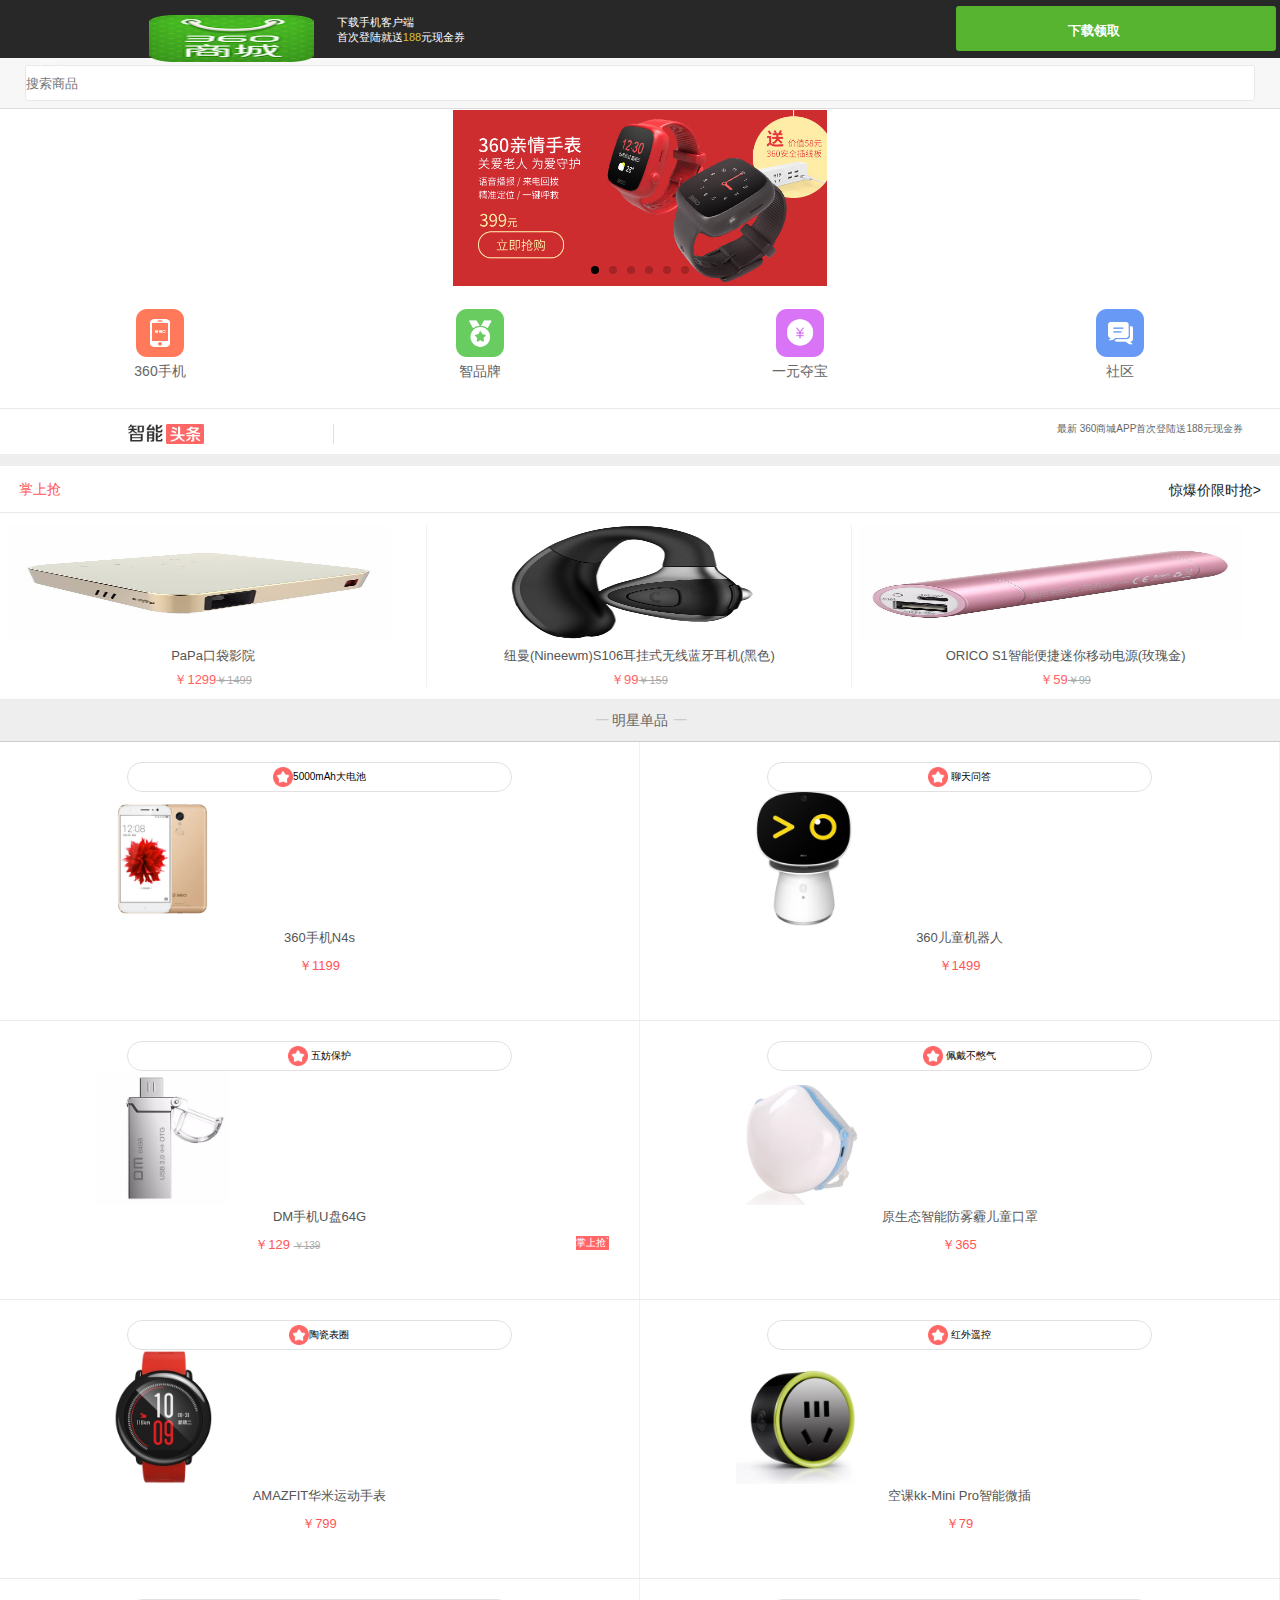
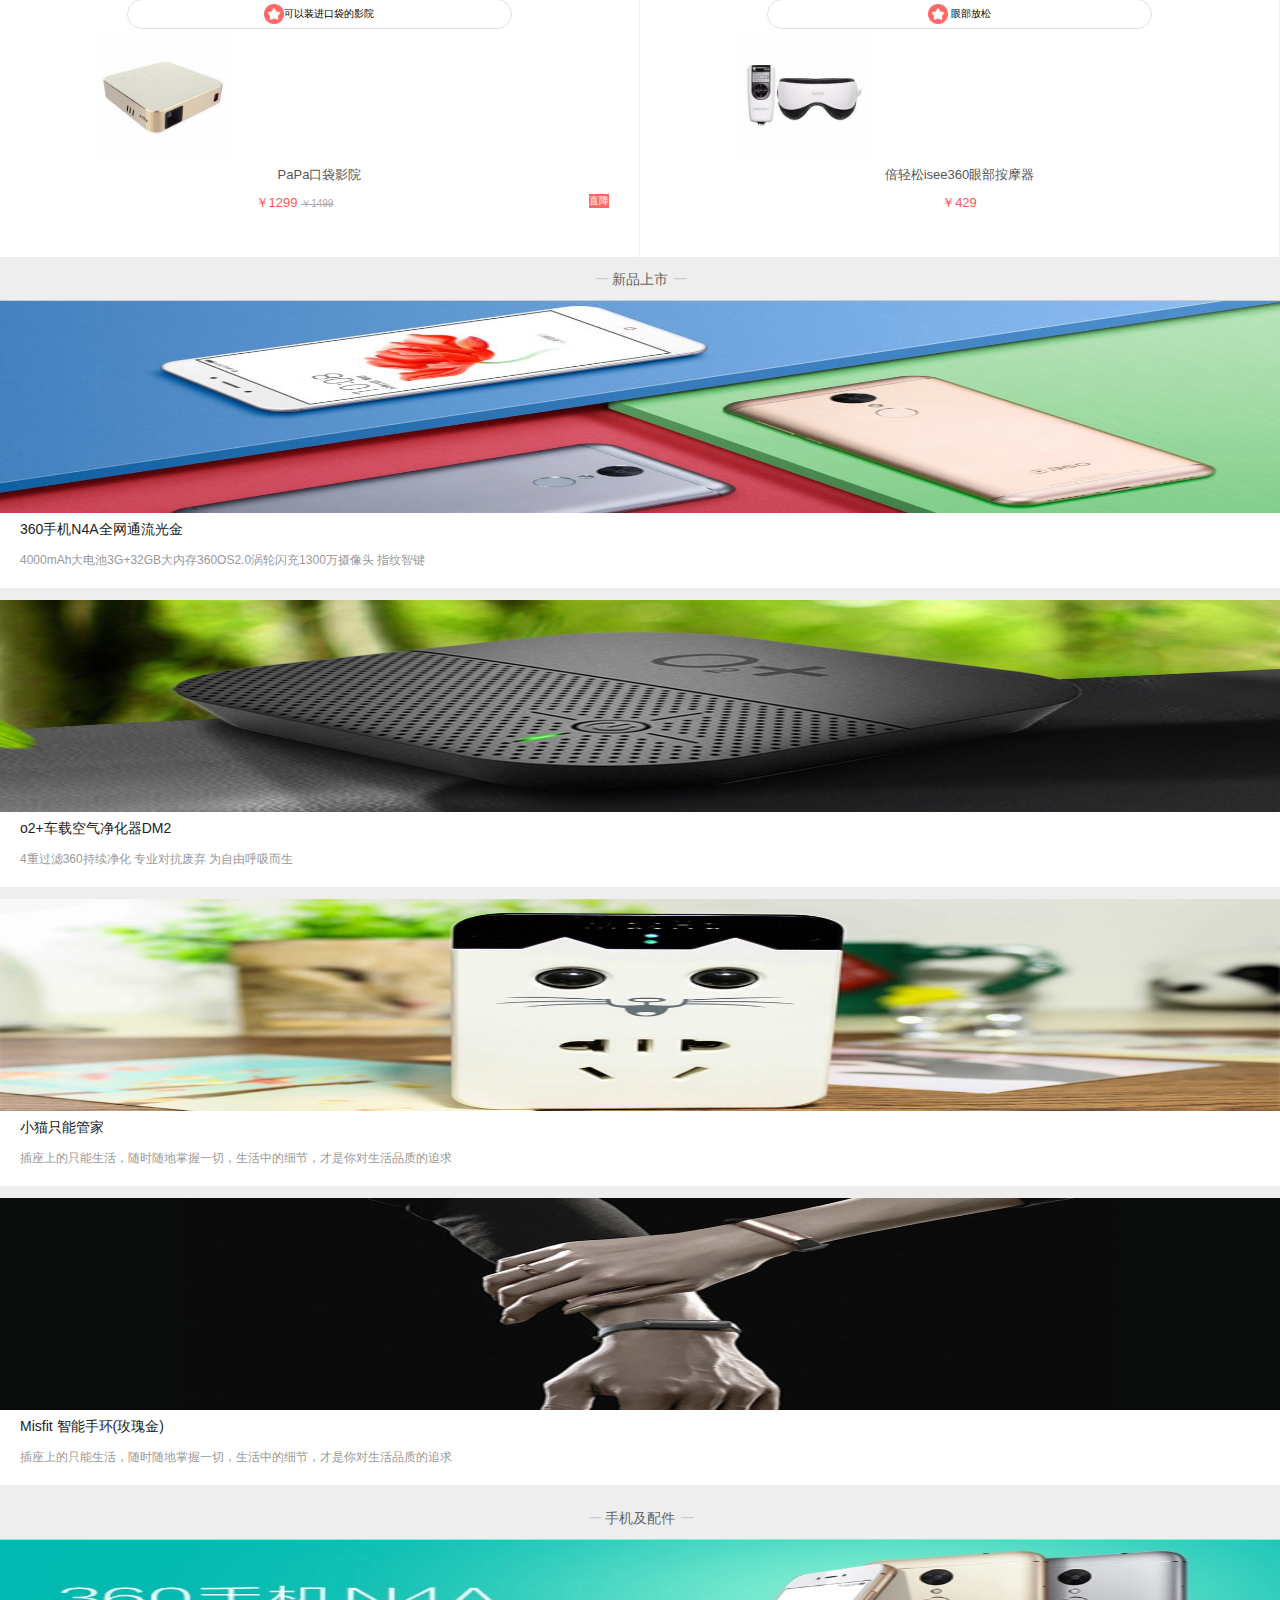
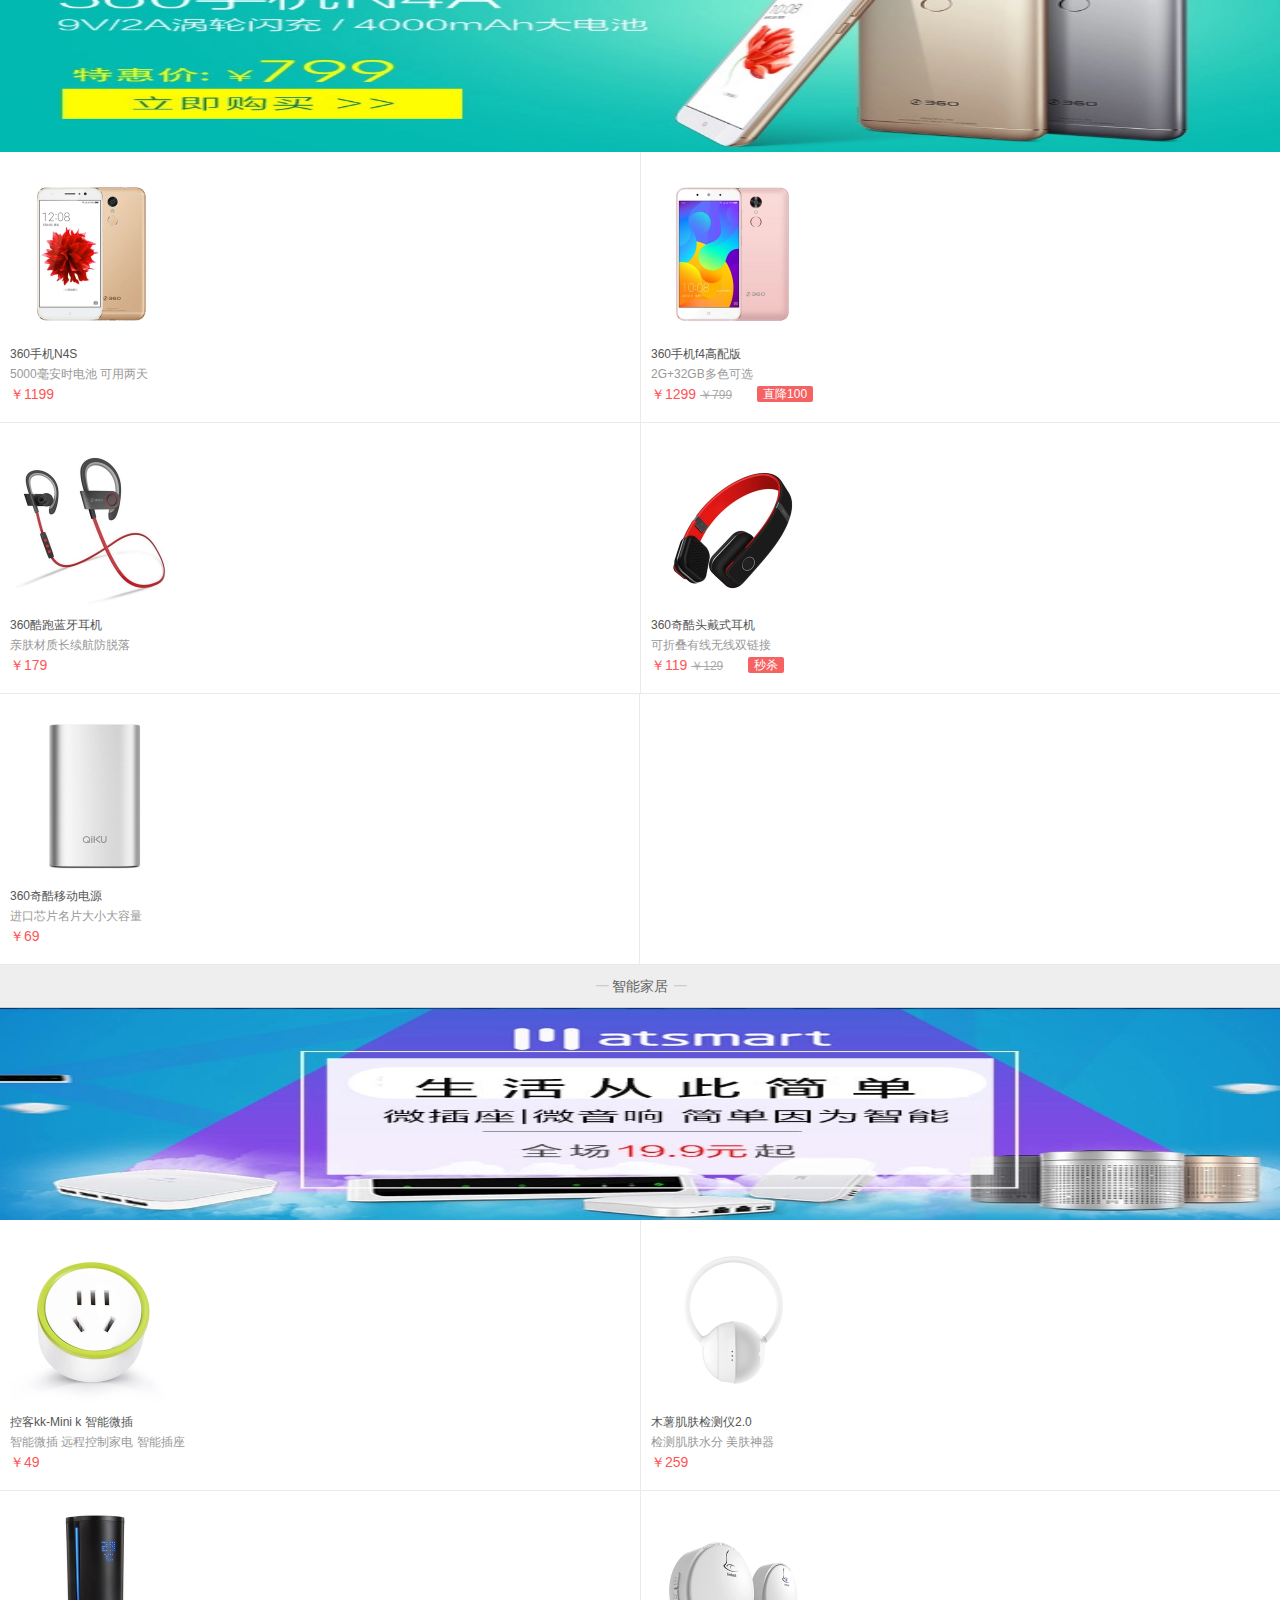
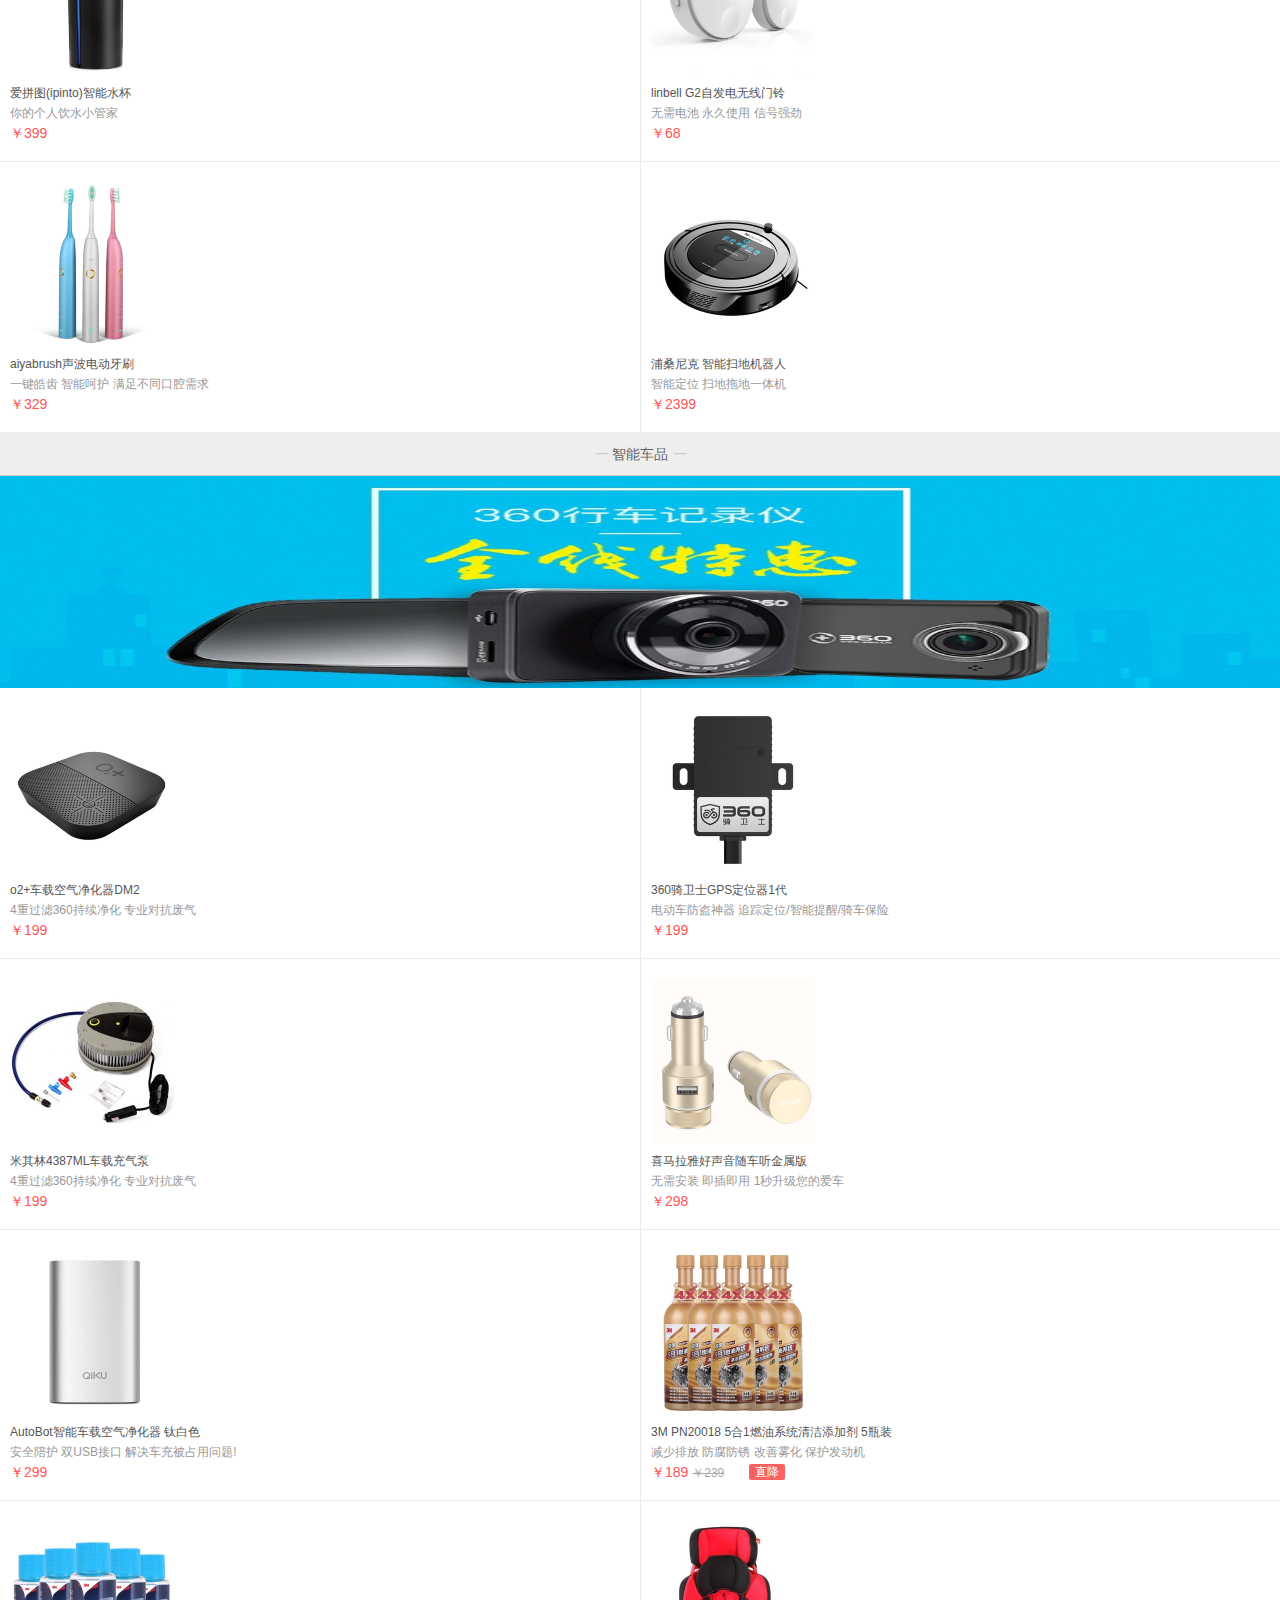
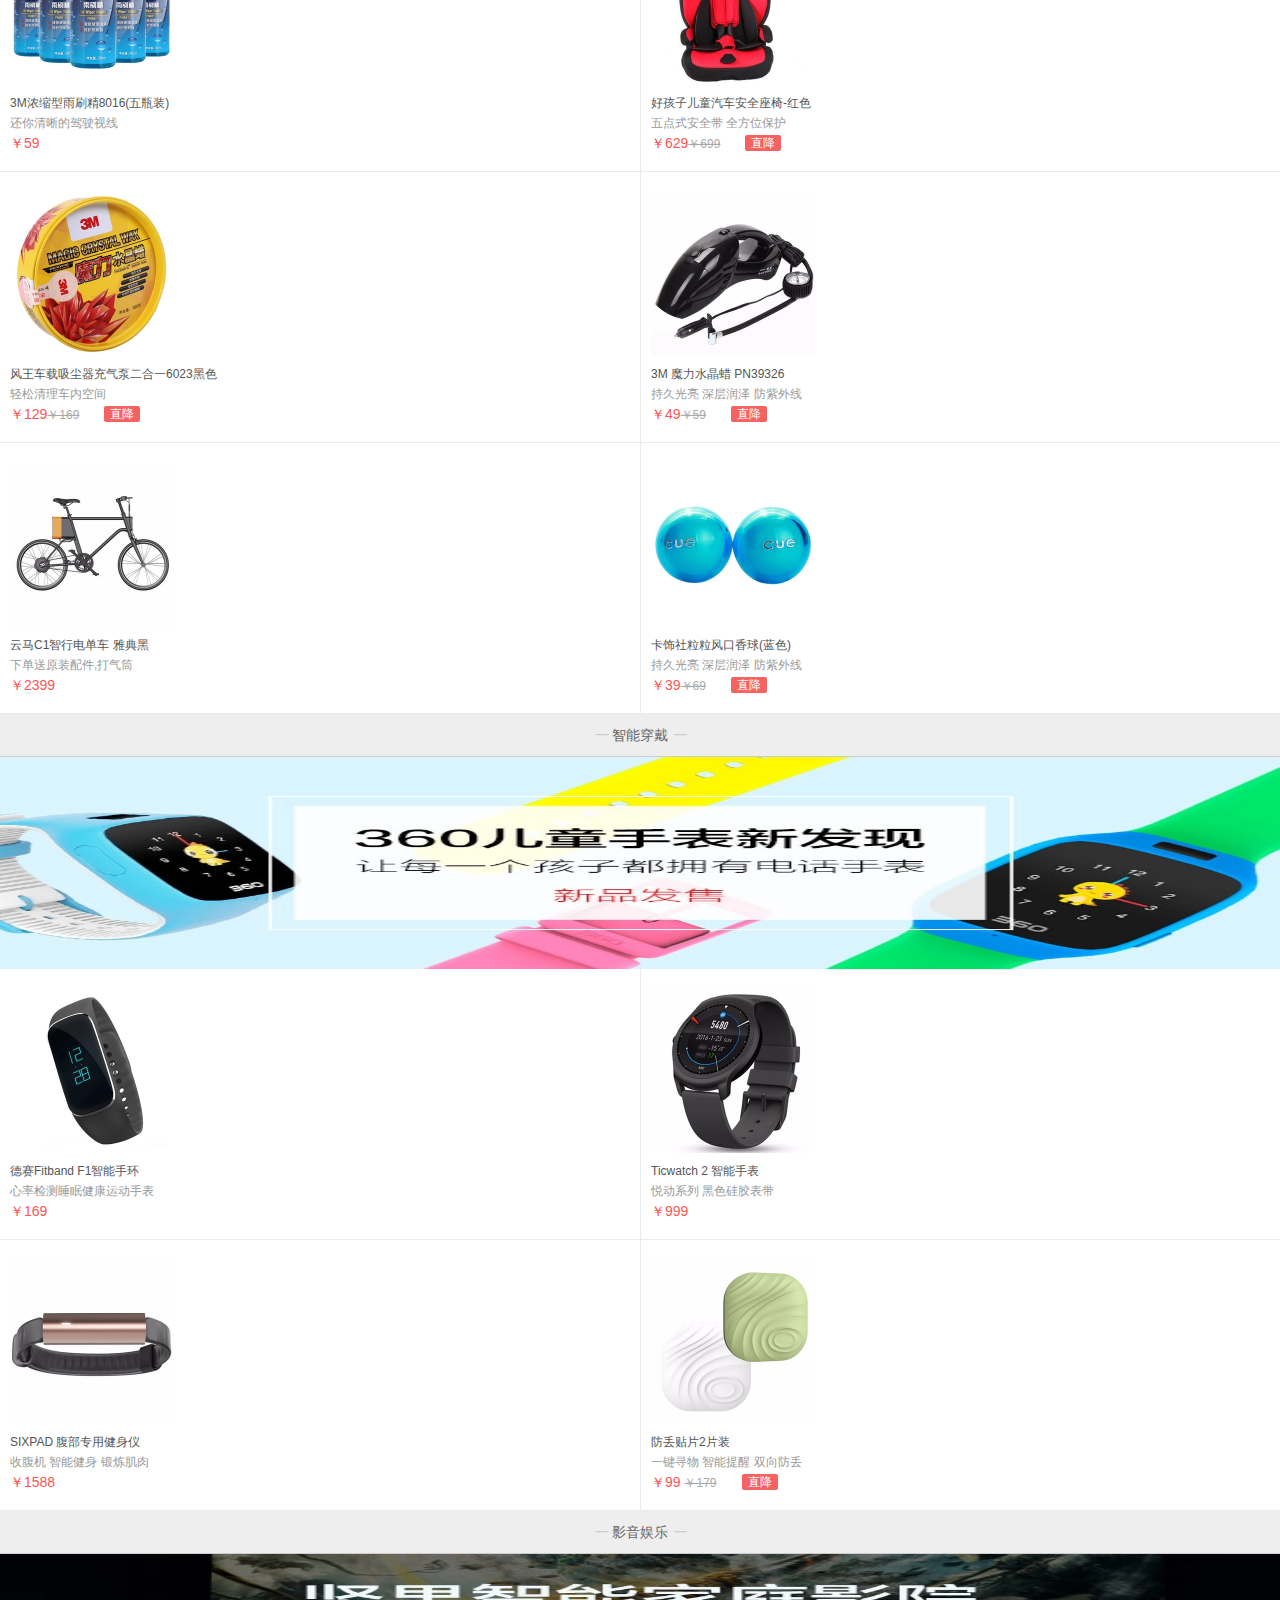
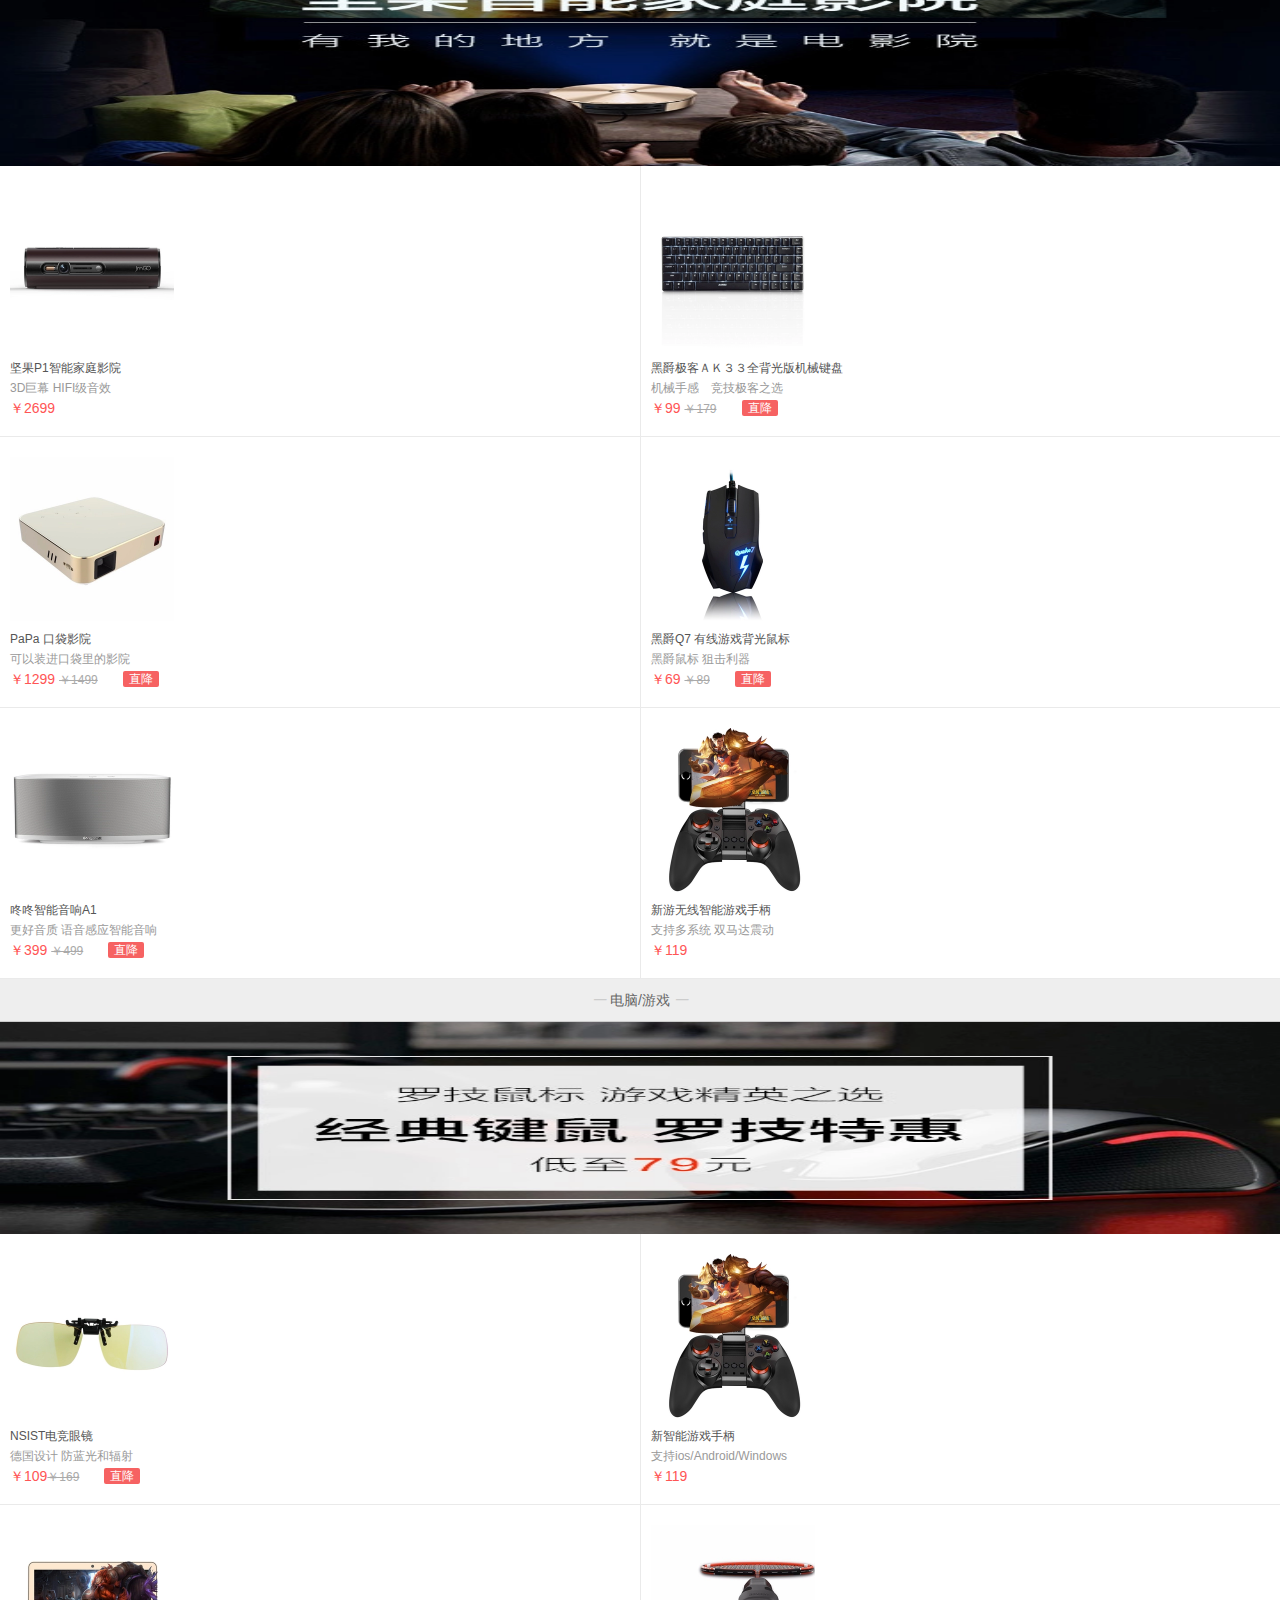
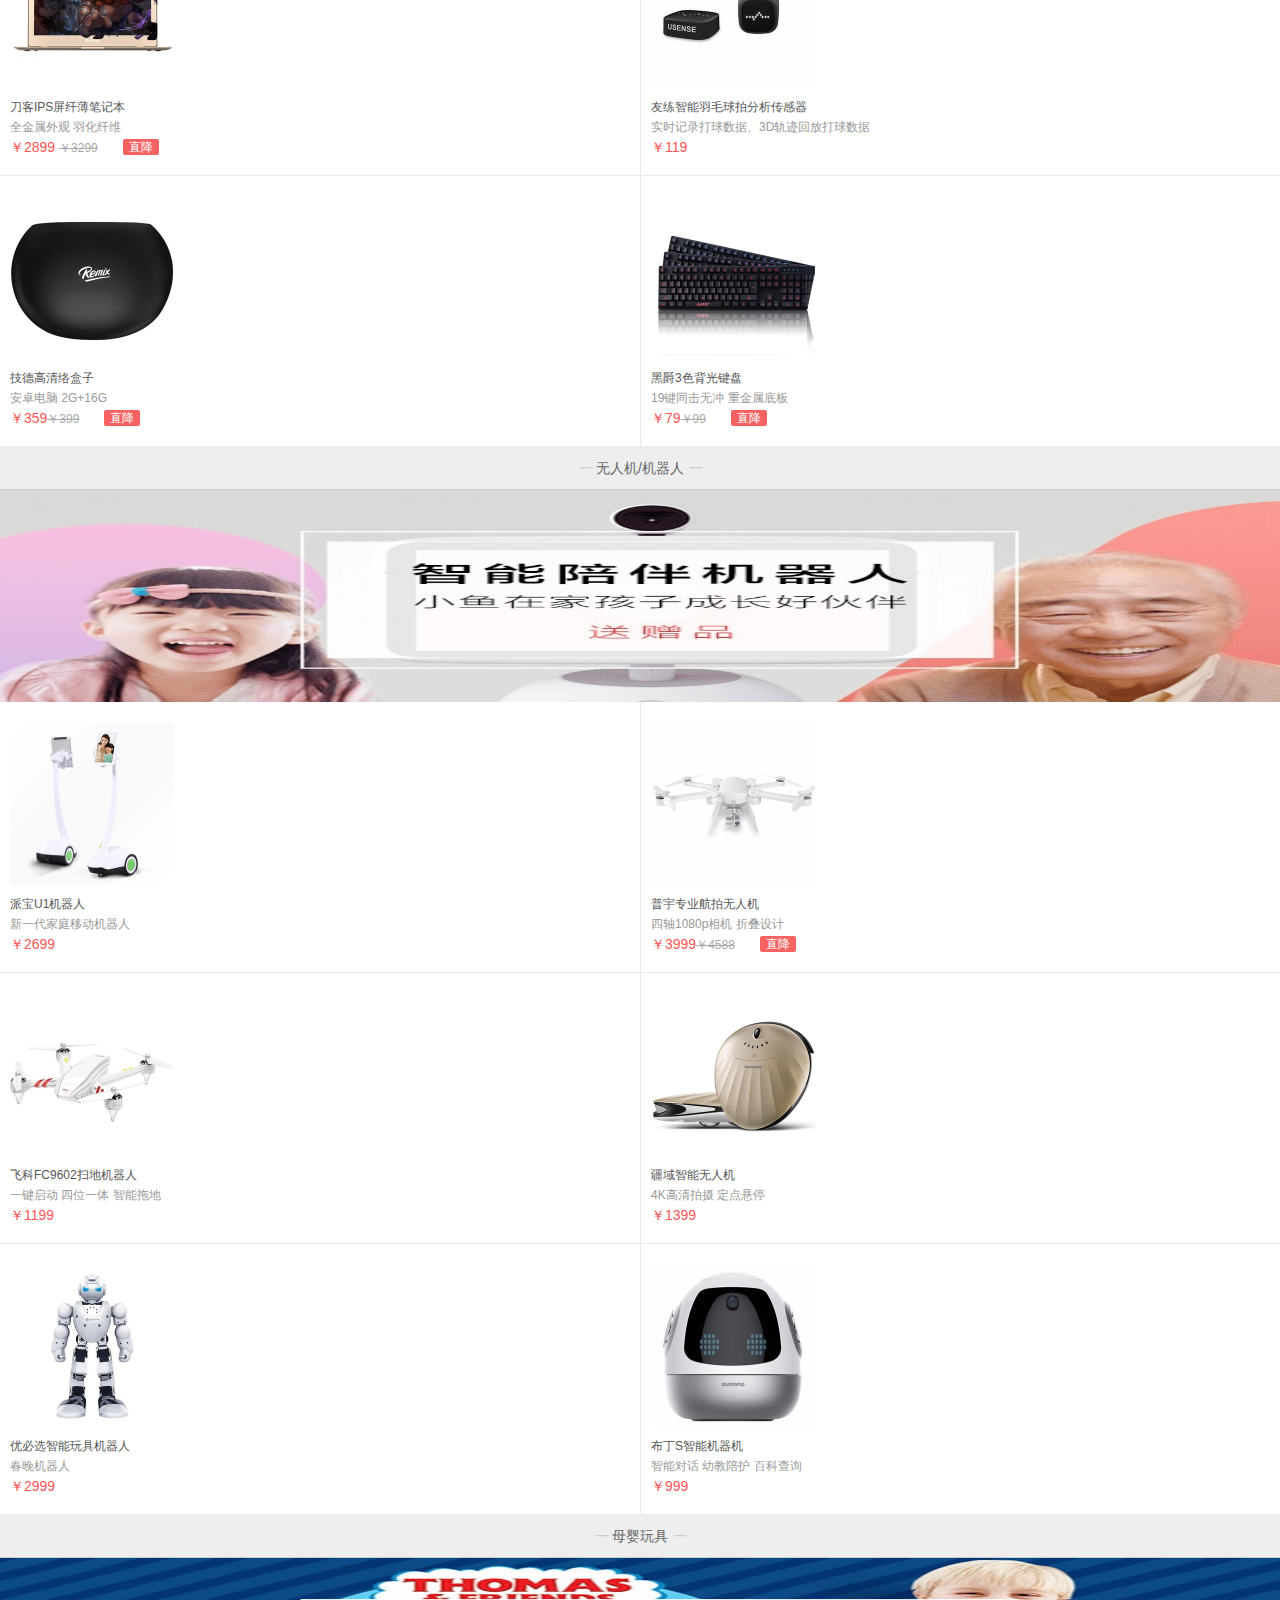
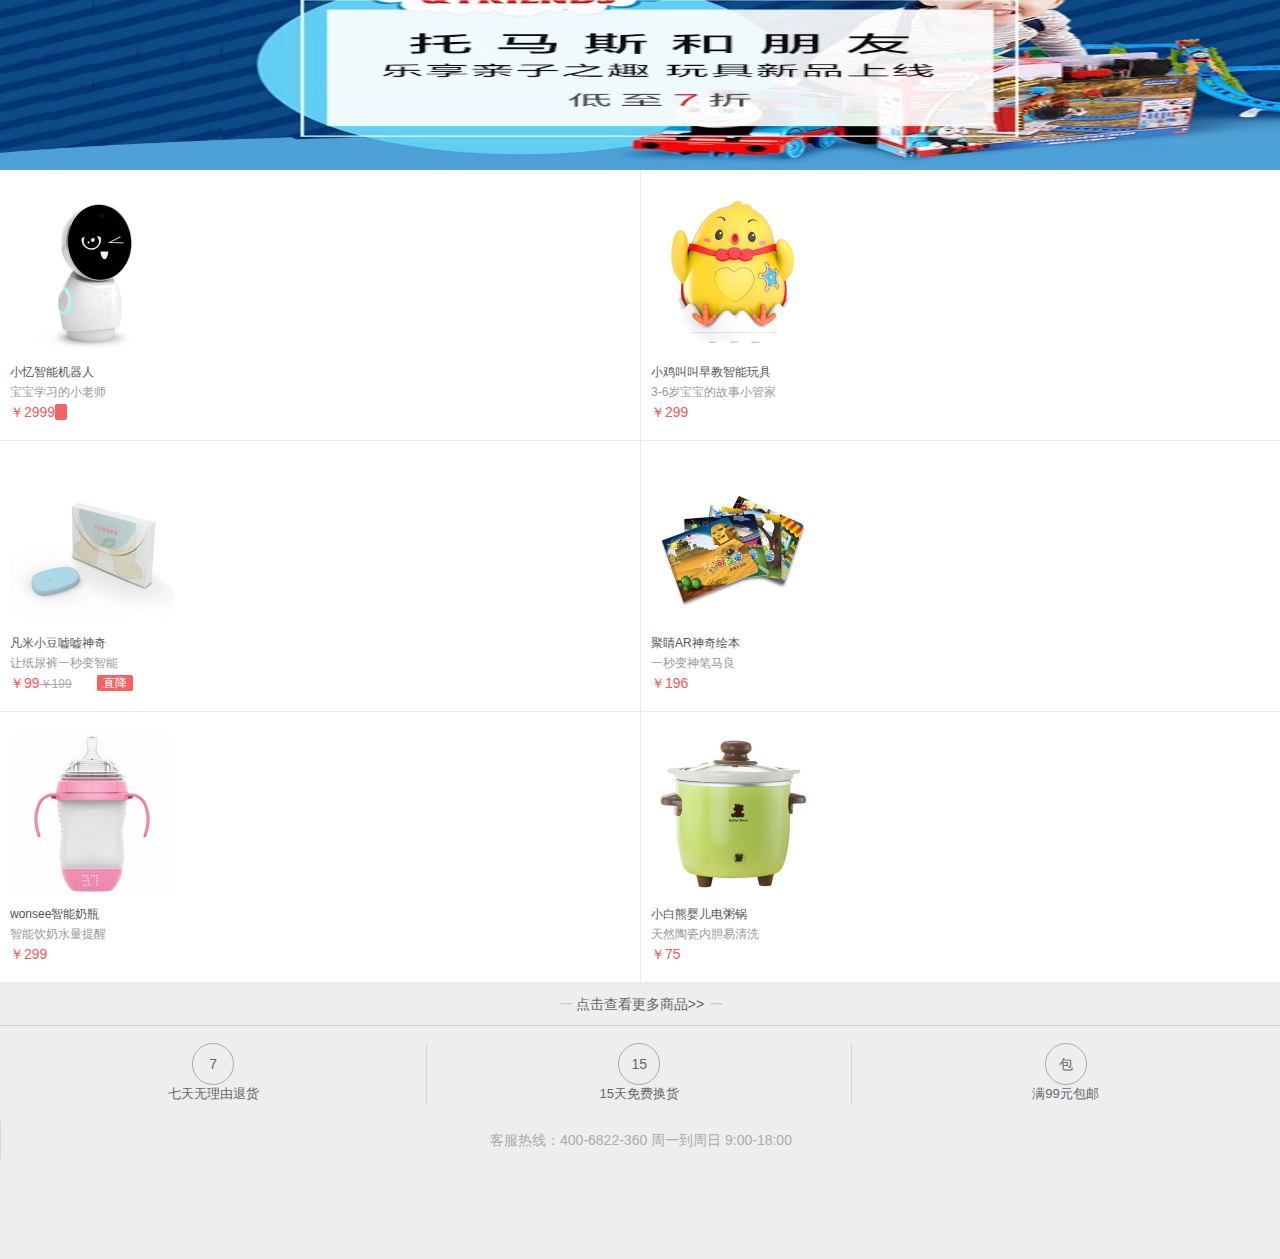
<file: index.html>
<!doctype html>
<html lang="en">
<head>
    <meta charset="UTF-8">
    <title>Document</title>
    <meta name="viewport" content="width=device-width,minimum-scale=1.0,maximum-scale=1.0,user-scalable=0">
    <meta http-equiv="X-UA-Compatible" content="IE=Edge"/>
    <meta name="renderer" content="webkit"/>
    <script src="js/jquery.js"></script>
    <link rel="stylesheet" href="css/index.css">
    <link rel="stylesheet" href="css/swiper.min.css">
    <script src="js/index.js"></script>
    <script src="js/swiper.min.js"></script>
    <script src="js/animate.js"></script>

    <style>
        html, body {
            position: relative;
            height: 100%;
        }
        body {
            background: #eee;
            font-family: Helvetica Neue, Helvetica, Arial, sans-serif;
            font-size: 14px;
            color:#000;
            margin: 0;
            padding: 0;
        }
        .swiper-container {
            width: 100%;
            height: 100%;

        }
        .swiper-slide {
            text-align: center;
            font-size: 18px;
            background: #fff;

            /* Center slide text vertically */
            display: -webkit-box;
            display: -ms-flexbox;
            display: -webkit-flex;
            display: flex;
            -webkit-box-pack: center;
            -ms-flex-pack: center;
            -webkit-justify-content: center;
            justify-content: center;
            -webkit-box-align: center;
            -ms-flex-align: center;
            -webkit-align-items: center;
            align-items: center;
        }
        .swiper-pagination-bullet{
           background: #000;
        }
    </style>

</head>
<body>
    <header>
        <span class="close"><img src="images/close.png" alt=""></span>
        <p class="logo">
            <img src="images/logo.png" alt="">
        </p>
        <div class="load">
            <p>下载手机客户端</p>
            <p>首次登陆就送<span>188</span>元现金券 </p>
        </div>
        <p class="lingqu"><a href="">下载领取</a></p>
    </header>
    <div class="search">
        <input type="text" placeholder="搜索商品">
    </div>
<!--banner-->
    <div class="swiper-container">
        <div class="swiper-wrapper">
            <div class="swiper-slide"><img src="images/b1.jpg" alt="" height="176"></div>
            <div class="swiper-slide"><img src="images/b2.webp" alt="" height="176"></div>
            <div class="swiper-slide"><img src="images/b3.webp" alt="" height="176"></div>
            <div class="swiper-slide"><img src="images/b4.webp" alt="" height="176"></div>
            <div class="swiper-slide"><img src="images/b5.webp" alt="" height="176"></div>
            <div class="swiper-slide"><img src="images/b6.webp" alt="" height="176"></div>
        </div>
        <!-- Add Pagination -->
        <div class="swiper-pagination"></div>
    </div>
    <!--360手机-->
    <div class="tubiao">
        <div class="tb">
            <img src="images/1.png" alt="">
            <span>360手机</span>
        </div>
        <div class="tb">
            <img src="images/2.png" alt="">
            <span>智品牌</span>
        </div>
        <div class="tb">
            <img src="images/3.png" alt="">
            <span>一元夺宝</span>
        </div>
        <div class="tb">
            <img src="images/4.png" alt="">
            <span>社区</span>
        </div>
    </div>
    <!--智能头条-->
    <div class="zhineng">
        <div class="toutiao"><img src="images/zn.jpg" alt=""></div>
        <div class="jiarong">
            <div class="jiarongli">
                <div class="yunfu">
                    <a href="" class="bys">最新 360商城APP首次登陆送188元现金券</a></div>
                <div class="yunfu">
                    <a href="" class="bys">1元 一元赢取千元手机！大奖等你拿</a></div>
                <div class="yunfu">
                    <a href="" class="bys">最新 360手机N4S骁龙版，火热预约中</a></div>
                <div class="yunfu">
                    <a href="" class="bys">最新 360商城APP首次登陆送188元现金券</a></div>
                <div class="yunfu">
                    <a href="" class="bys">最新 360商城APP首次登陆送188元现金券</a></div>
            </div>
        </div>
    </div>
    <!--掌上抢-->
    <div class="qiang-box">
        <div class="q-top">
            <span>掌上抢</span>
            <span>惊爆价限时抢&gt;</span>
        </div>
        <div class="q-bottom">
            <div class="btm-box">
                <div class="pa">
                    <p><img src="images/pa.jpg" alt=""></p>
                    <p>PaPa口袋影院</p>
                    <p>￥1299<span>￥1499</span></p>
                </div>
                <div class="pa">
                    <p><img src="images/pa2.jpg" alt=""></p>
                    <p>纽曼(Nineewm)S106耳挂式无线蓝牙耳机(黑色)</p>
                    <p>￥99<span>￥159</span></p>
                </div>
                <div class="pa">
                    <p><img src="images/pa3.jpg" alt=""></p>
                    <p>ORICO S1智能便捷迷你移动电源(玫瑰金)</p>
                    <p>￥59<span>￥99</span></p>
                </div>
            </div>
        </div>
    </div>
    <!--明星单品-->
    <div class="mingxindp">
        <em>一</em>
        <span>明星单品</span>
        <em>一</em>
    </div>
    <!--大电池-->
    <ul class="star">
        <li class="phone">
            <p class="ah">
                <img src="images/xing.png" alt=""><span>5000mAh大电池</span>
            </p>
            <span class="phone-tu"><img src="images/1.webp" alt=""></span>
            <p class="zhonglei">360手机N4s</p>
            <p class="money">￥1199</p>
        </li>
        <li class="phone">
            <p class="ah">
                <img src="images/xing.png" alt="">
                <span>聊天问答</span>
            </p>
            <span class="phone-tu"><img src="images/jiqiren.webp" alt=""></span>
            <p class="zhonglei">360儿童机器人</p>
            <p class="money">￥1499</p>
        </li>
    </ul>
    <ul class="star">
        <li class="phone">
            <p class="ah">
                <img src="images/xing.png" alt="">
                <span>五妨保护</span>
            </p>
            <span class="phone-tu"><img src="images/huoji.webp" alt=""></span>
            <p class="zhonglei">DM手机U盘64G</p>
            <p class="money">￥129 <span>￥139</span><span>掌上抢`</span></p>
        </li>
        <li class="phone">
            <p class="ah">
                <img src="images/xing.png" alt="">
                <span>佩戴不憋气</span>
            </p>
            <span class="phone-tu"><img src="images/lan.webp" alt=""></span>
            <p class="zhonglei">原生态智能防雾霾儿童口罩</p>
            <p class="money">￥365</p>
        </li>
    </ul>
    <ul class="star">
        <li class="phone">
            <p class="ah">
                <img src="images/xing.png" alt=""><span>陶瓷表圈</span>
            </p>
            <span class="phone-tu"><img src="images/biao.webp" alt=""></span>
            <p class="zhonglei">AMAZFIT华米运动手表</p>
            <p class="money">￥799</p>
        </li>
        <li class="phone">
            <p class="ah">
                <img src="images/xing.png" alt="">
                <span>红外遥控</span>
            </p>
            <span class="phone-tu"><img src="images/yinx.webp" alt=""></span>
            <p class="zhonglei">空课kk-Mini Pro智能微插</p>
            <p class="money">￥79</p>
        </li>
    </ul>
    <ul class="star">
        <li class="phone">
            <p class="ah">
                <img src="images/xing.png" alt=""><span>可以装进口袋的影院</span>
            </p>
            <span class="phone-tu"><img src="images/hezi.webp" alt=""></span>
            <p class="zhonglei">PaPa口袋影院</p>
            <p class="money">￥1299 <span>￥1499</span><span>直降</span></p>
        </li>
        <li class="phone">
            <p class="ah">
                <img src="images/xing.png" alt="">
                <span>眼部放松</span>
            </p>
            <span class="phone-tu"><img src="images/yan.webp" alt=""></span>
            <p class="zhonglei">倍轻松isee360眼部按摩器</p>
            <p class="money">￥429</p>
        </li>
    </ul>
    <!--新品上市-->
    <div class="mingxindp">
        <em>一</em>
        <span>新品上市</span>
        <em>一</em>
    </div>
    <div class="big-box">
        <div class="new1">
            <img src="images/new1.webp" alt="">
        </div>
        <div class="newzi">
            <p>360手机N4A全网通流光金</p>
            <p>4000mAh大电池3G+32GB大内存360OS2.0涡轮闪充1300万摄像头 指纹智键</p>
        </div>
    </div>
    <div class="big-box">
       <div class="new1">
           <img src="images/o2.webp" alt="">
       </div>
       <div class="newzi">
           <p>o2+车载空气净化器DM2</p>
           <p>4重过滤360持续净化 专业对抗废弃 为自由呼吸而生</p>
       </div>
   </div>
    <div class="big-box">
        <div class="new1">
            <img src="images/mao.webp" alt="">

        </div>
        <div class="newzi">
            <p>小猫只能管家</p>
            <p>插座上的只能生活，随时随地掌握一切，生活中的细节，才是你对生活品质的追求</p>
        </div>
    </div>
    <div class="big-box">
        <div class="new1">
            <img src="images/shou.webp" alt="">
        </div>
        <div class="newzi">
            <p>Misfit 智能手环(玫瑰金)</p>
            <p>插座上的只能生活，随时随地掌握一切，生活中的细节，才是你对生活品质的追求</p>
        </div>
    </div>
    <!--手机及配件-->
    <div class="mingxindp">
        <em>一</em>
        <span>
            手机及配件
        </span>
        <em>一</em>
    </div>
    <div class="new1">
        <img src="images/peijian.webp" alt="">
    </div>
    <ul class="shouji2">
        <li class="shouji">
            <div class="cptu">
                <img src="images/01.webp" alt="">
            </div>
            <span class="yi">360手机N4S</span>
            <span class="er">5000毫安时电池 可用两天</span>
            <span>￥1199</span>
        </li>
        <li class="shouji1">
            <div class="cptu">
                <img src="images/02.webp" alt="">
            </div>
            <span class="yi">360手机f4高配版</span>
            <span class="er">2G+32GB多色可选</span>
            <p class="san">￥1299 <span>￥799</span><span>直降100</span></p>
        </li>
    </ul>
    <ul class="shouji2">
        <li class="shouji">
            <div class="cptu">
                <img src="images/03.webp" alt="">
            </div>
            <span class="yi">360酷跑蓝牙耳机</span>
            <span class="er">亲肤材质长续航防脱落</span>
            <span>￥179</span>
        </li>
        <li class="shouji1">
            <div class="cptu">
                <img src="images/04.webp" alt="">
            </div>
            <span class="yi">360奇酷头戴式耳机</span>
            <span class="er">可折叠有线无线双链接</span>
            <p class="san">￥119 <span>￥129</span><span>秒杀</span></p>
        </li>
    </ul>
    <ul class="shouji2">
        <li class="shouji ts">
            <div class="cptu">
                <img src="images/05.webp" alt="">
            </div>
            <span class="yi">360奇酷移动电源</span>
            <span class="er">进口芯片名片大小大容量</span>
            <span>￥69</span>
        </li>
    </ul>
    <!--智能家居-->
    <div class="mingxindp">
        <em>一</em>
        <span>
            智能家居
        </span>
        <em>一</em>
    </div>
    <div class="new1">
        <img src="images/smart.webp" alt="">
    </div>
    <ul class="shouji2">
        <li class="shouji">
            <div class="cptu">
                <img src="images/s1.webp" alt="">
            </div>
            <span class="yi">控客kk-Mini k 智能微插</span>
            <span class="er">智能微插 远程控制家电 智能插座</span>
            <span>￥49</span>
        </li>
        <li class="shouji1">
            <div class="cptu">
                <img src="images/s2.webp" alt="">
            </div>
            <span class="yi">木薯肌肤检测仪2.0</span>
            <span class="er">检测肌肤水分 美肤神器</span>
            <p class="san">￥259</p>
        </li>
    </ul>
    <ul class="shouji2">
        <li class="shouji">
            <div class="cptu">
                <img src="images/s3.webp" alt="">
            </div>
            <span class="yi">爱拼图(ipinto)智能水杯</span>
            <span class="er">你的个人饮水小管家</span>
            <span>￥399</span>
        </li>
        <li class="shouji1">
            <div class="cptu">
                <img src="images/s4.webp" alt="">
            </div>
            <span class="yi">linbell G2自发电无线门铃</span>
            <span class="er">无需电池 永久使用 信号强劲</span>
            <p class="san">￥68</p>
        </li>
    </ul>
    <ul class="shouji2">
        <li class="shouji">
            <div class="cptu">
                <img src="images/s5.webp" alt="">
            </div>
            <span class="yi">aiyabrush声波电动牙刷</span>
            <span class="er">一键皓齿 智能呵护 满足不同口腔需求</span>
            <span>￥329</span>
        </li>
        <li class="shouji1">
            <div class="cptu">
                <img src="images/s6.webp" alt="">
            </div>
            <span class="yi">浦桑尼克 智能扫地机器人</span>
            <span class="er">智能定位 扫地拖地一体机</span>
            <p class="san">￥2399</p>
        </li>
    </ul>
    <!--智能车品-->
    <div class="mingxindp">
        <em>一</em>
        <span>
            智能车品
        </span>
        <em>一</em>
    </div>
    <div class="new1">
        <img src="images/che.webp" alt="">
    </div>
    <ul class="shouji2">
        <li class="shouji">
            <div class="cptu">
                <img src="images/c1.webp" alt="">
            </div>
            <span class="yi">o2+车载空气净化器DM2</span>
            <span class="er">4重过滤360持续净化 专业对抗废气</span>
            <span>￥199</span>
        </li>
        <li class="shouji1">
            <div class="cptu">
                <img src="images/c2.webp" alt="">
            </div>
            <span class="yi">360骑卫士GPS定位器1代</span>
            <span class="er">电动车防盗神器 追踪定位/智能提醒/骑车保险</span>
            <p class="san">￥199</p>
        </li>
    </ul>
    <ul class="shouji2">
        <li class="shouji">
            <div class="cptu">
                <img src="images/c3.webp" alt="">
            </div>
            <span class="yi">米其林4387ML车载充气泵</span>
            <span class="er">4重过滤360持续净化 专业对抗废气</span>
            <span>￥199</span>
        </li>
        <li class="shouji1">
            <div class="cptu">
                <img src="images/c4.webp" alt="">
            </div>
            <span class="yi">喜马拉雅好声音随车听金属版</span>
            <span class="er">无需安装 即插即用 1秒升级您的爱车</span>
            <p class="san">￥298</p>
        </li>
    </ul>
    <ul class="shouji2">
        <li class="shouji">
            <div class="cptu">
                <img src="images/05.webp" alt="">
            </div>
            <span class="yi">AutoBot智能车载空气净化器 钛白色</span>
            <span class="er">安全陪护 双USB接口 解决车充被占用问题!</span>
            <span>￥299</span>
        </li>
        <li class="shouji1">
            <div class="cptu">
                <img src="images/c6.webp" alt="">
            </div>
            <span class="yi">3M PN20018 5合1燃油系统清洁添加剂 5瓶装</span>
            <span class="er">减少排放 防腐防锈 改善雾化 保护发动机</span>
            <p class="san">￥189 <span>￥239</span><span>直降</span></p>
        </li>
    </ul>
    <ul class="shouji2">
        <li class="shouji1 liwai">
            <div class="cptu">
                <img src="images/c7.webp" alt="">
            </div>
            <span class="yi">好孩子儿童汽车安全座椅-红色</span>
            <span class="er">五点式安全带 全方位保护</span>
            <p class="san">￥629<span>￥699</span><span>直降</span></p>
        </li>
        <li class="shouji">
            <div class="cptu">
                <img src="images/c8.webp" alt="">
            </div>
            <span class="yi">3M浓缩型雨刷精8016(五瓶装)</span>
            <span class="er">还你清晰的驾驶视线</span>
            <span>￥59</span>
        </li>
    </ul>
    <ul class="shouji2">
        <li class="shouji1 liwai">
            <div class="cptu">
                <img src="images/c10.webp" alt="">
            </div>
            <span class="yi">3M 魔力水晶蜡 PN39326</span>
            <span class="er">持久光亮 深层润泽 防紫外线</span>
            <p class="san">￥49<span>￥59</span><span>直降</span></p>
        </li>
        <li class="shouji">
            <div class="cptu">
                <img src="images/c9.webp" alt="">
            </div>
            <span class="yi">风王车载吸尘器充气泵二合一6023黑色</span>
            <span class="er">轻松清理车内空间</span>
            <p class="san">￥129<span>￥169</span><span>直降</span></p>
        </li>
    </ul>
    <ul class="shouji2">
        <li class="shouji1 liwai">
            <div class="cptu">
                <img src="images/c11.webp" alt="">
            </div>
            <span class="yi">卡饰社粒粒风口香球(蓝色)</span>
            <span class="er">持久光亮 深层润泽 防紫外线</span>
            <p class="san">￥39<span>￥69</span><span>直降</span></p>
        </li>
        <li class="shouji">
            <div class="cptu">
                <img src="images/c12.webp" alt="">
            </div>
            <span class="yi">云马C1智行电单车 雅典黑</span>
            <span class="er">下单送原装配件,打气筒</span>
            <span>￥2399</span>
        </li>
    </ul>
    <!--智能穿戴-->
    <div class="mingxindp">
        <em>一</em>
        <span>
            智能穿戴
        </span>
        <em>一</em>
    </div>
    <div class="new1">
        <img src="images/cd.webp" alt="">
    </div>
    <ul class="shouji2">
        <li class="shouji">
            <div class="cptu">
                <img src="images/cd1.webp" alt="">
            </div>
            <span class="yi">德赛Fitband F1智能手环</span>
            <span class="er">心率检测睡眠健康运动手表</span>
            <span>￥169</span>
        </li>
        <li class="shouji1">
            <div class="cptu">
                <img src="images/cd2.webp" alt="">
            </div>
            <span class="yi">Ticwatch 2 智能手表</span>
            <span class="er">悦动系列 黑色硅胶表带</span>
            <p class="san">￥999</p>
        </li>
    </ul>
    <ul class="shouji2">
        <li class="shouji">
            <div class="cptu">
                <img src="images/cd3.webp" alt="">
            </div>
            <span class="yi">SIXPAD 腹部专用健身仪</span>
            <span class="er">收腹机 智能健身 锻炼肌肉</span>
            <span>￥1588</span>
        </li>
        <li class="shouji1">
            <div class="cptu">
                <img src="images/cd4.webp" alt="">
            </div>
            <span class="yi">防丢贴片2片装</span>
            <span class="er">一键寻物 智能提醒 双向防丢</span>
            <p class="san">￥99 <span>￥179</span><span>直降</span></p>
        </li>
    </ul>
    <!--影音娱乐-->
    <div class="mingxindp">
        <em>一</em>
        <span>
            影音娱乐
        </span>
        <em>一</em>
    </div>
    <div class="new1">
        <img src="images/yy.webp" alt="">
    </div>
    <ul class="shouji2">
        <li class="shouji">
            <div class="cptu">
                <img src="images/yy1.webp" alt="">
            </div>
            <span class="yi">坚果P1智能家庭影院</span>
            <span class="er">3D巨幕 HIFI级音效</span>
            <span>￥2699</span>
        </li>
        <li class="shouji1">
            <div class="cptu">
                <img src="images/yy2.webp" alt="">
            </div>
            <span class="yi">黑爵极客ＡＫ３３全背光版机械键盘</span>
            <span class="er">机械手感　竞技极客之选</span>
            <p class="san">￥99 <span>￥179</span><span>直降</span></p>
        </li>
    </ul>
    <ul class="shouji2">
        <li class="shouji">
            <div class="cptu">
                <img src="images/yy3.webp" alt="">
            </div>
            <span class="yi">PaPa 口袋影院</span>
            <span class="er">可以装进口袋里的影院</span>
            <p class="san">￥1299 <span>￥1499</span><span>直降</span></p>
        </li>
        <li class="shouji1">
            <div class="cptu">
                <img src="images/yy4.webp" alt="">
            </div>
            <span class="yi">黑爵Q7 有线游戏背光鼠标</span>
            <span class="er">黑爵鼠标 狙击利器</span>
            <p class="san">￥69 <span>￥89</span><span>直降</span></p>
        </li>
    </ul>
    <ul class="shouji2">
        <li class="shouji">
            <div class="cptu">
                <img src="images/yy5.webp" alt="">
            </div>
            <span class="yi">咚咚智能音响A1</span>
            <span class="er">更好音质 语音感应智能音响</span>
            <p class="san">￥399 <span>￥499</span><span>直降</span></p>
        </li>
        <li class="shouji1">
            <div class="cptu">
                <img src="images/yy6.webp" alt="">
            </div>
            <span class="yi">新游无线智能游戏手柄</span>
            <span class="er">支持多系统 双马达震动</span>
            <span class="san">￥119</span>
        </li>
    </ul>
    <!--电脑/游戏-->
    <div class="mingxindp">
        <em>一</em>
        <span>
            电脑/游戏
        </span>
        <em>一</em>
    </div>
    <div class="new1">
        <img src="images/yx.webp" alt="">
    </div>
    <ul class="shouji2">
        <li class="shouji1 liwai">
            <div class="cptu">
                <img src="images/yx1.webp" alt="">
            </div>
            <span class="yi">新智能游戏手柄</span>
            <span class="er">支持ios/Android/Windows</span>
            <span class="san">￥119</span>
        </li>
        <li class="shouji">
            <div class="cptu">
                <img src="images/yx2.webp" alt="">
            </div>
            <span class="yi">NSIST电竞眼镜</span>
            <span class="er">德国设计 防蓝光和辐射</span>
            <p class="san">￥109<span>￥169</span><span>直降</span></p>
        </li>
    </ul>
    <ul class="shouji2">
        <li class="shouji">
            <div class="cptu">
                <img src="images/yx3.webp" alt="">
            </div>
            <span class="yi">刀客IPS屏纤薄笔记本</span>
            <span class="er">全金属外观 羽化纤维</span>
            <p class="san">￥2899 <span>￥3299</span><span>直降</span></p>
        </li>
        <li class="shouji1">
            <div class="cptu">
                <img src="images/yx4.webp" alt="">
            </div>
            <span class="yi">友练智能羽毛球拍分析传感器</span>
            <span class="er">实时记录打球数据、3D轨迹回放打球数据</span>
            <span class="san">￥119</span>
        </li>
    </ul>
    <ul class="shouji2">
        <li class="shouji1 liwai">
            <div class="cptu">
                <img src="images/yx5.webp" alt="">
            </div>
            <span class="yi">黑爵3色背光键盘</span>
            <span class="er">19键同击无冲 重金属底板</span>
            <p class="san">￥79<span>￥99</span><span>直降</span></p>
        </li>
        <li class="shouji">
            <div class="cptu">
                <img src="images/yx6.webp" alt="">
            </div>
            <span class="yi">技德高清络盒子 </span>
            <span class="er">安卓电脑 2G+16G</span>
            <p class="san">￥359<span>￥399</span><span>直降</span></p>
        </li>
    </ul>
    <!--无人机/机器人-->
    <div class="mingxindp">
        <em>一</em>
        <span>
            无人机/机器人
        </span>
        <em>一</em>
    </div>
    <div class="new1">
        <img src="images/jqr.webp" alt="">
    </div>
    <ul class="shouji2">
        <li class="shouji1 liwai">
            <div class="cptu">
                <img src="images/jqr1.webp" alt="">
            </div>
            <span class="yi">普宇专业航拍无人机</span>
            <span class="er">四轴1080p相机 折叠设计</span>
            <p class="san">￥3999<span>￥4588</span><span>直降</span></p>
        </li>
        <li class="shouji">
            <div class="cptu">
                <img src="images/jqr2.webp" alt="">
            </div>
            <span class="yi">派宝U1机器人</span>
            <span class="er">新一代家庭移动机器人</span>
            <span class="san">￥2699</span>
        </li>
    </ul>
    <ul class="shouji2">
        <li class="shouji1 liwai">
            <div class="cptu">
                <img src="images/jqr4.webp" alt="">
            </div>
            <span class="yi">疆域智能无人机</span>
            <span class="er">4K高清拍摄 定点悬停</span>
            <span class="san">￥1399</span>
        </li>
        <li class="shouji">
            <div class="cptu">
                <img src="images/jqr3.webp" alt="">
            </div>
            <span class="yi">飞科FC9602扫地机器人</span>
            <span class="er">一键启动 四位一体 智能拖地</span>
            <span class="san">￥1199</span>
        </li>
    </ul>
    <ul class="shouji2">
        <li class="shouji1 liwai">
            <div class="cptu">
                <img src="images/jqr5.webp" alt="">
            </div>
            <span class="yi">布丁S智能机器机</span>
            <span class="er">智能对话 幼教陪护 百科查询</span>
            <span class="san">￥999</span>
        </li>
        <li class="shouji">
            <div class="cptu">
                <img src="images/jqr6.webp" alt="">
            </div>
            <span class="yi">优必选智能玩具机器人</span>
            <span class="er">春晚机器人</span>
            <span class="san">￥2999</span>
        </li>
    </ul>
    <!--母婴玩具--->
    <div class="mingxindp">
        <em>一</em>
        <span>
            母婴玩具
        </span>
        <em>一</em>
    </div>
    <div class="new1">
        <img src="images/wj.webp" alt="">
    </div>
    <ul class="shouji2">
        <li class="shouji1 liwai">
            <div class="cptu">
                <img src="images/wj1.webp" alt="">
            </div>
            <span class="yi">小鸡叫叫早教智能玩具</span>
            <span class="er">3-6岁宝宝的故事小管家</span>
            <span class="san">￥299</span>
        </li>
        <li class="shouji">
            <div class="cptu">
                <img src="images/wj2.webp" alt="">
            </div>
            <span class="yi">小忆智能机器人</span>
            <span class="er">宝宝学习的小老师</span>
            <span class="san">￥2999<span>
        </li>
    </ul>
    <ul class="shouji2">
        <li class="shouji1 liwai">
            <div class="cptu">
                <img src="images/wj5.webp" alt="">
            </div>
            <span class="yi">聚睛AR神奇绘本</span>
            <span class="er">一秒变神笔马良</span>
            <span class="san">￥196</span>
        </li>
        <li class="shouji">
            <div class="cptu">
                <img src="images/wj6.webp" alt="">
            </div>
            <span class="yi">凡米小豆嘘嘘神奇</span>
            <span class="er">让纸尿裤一秒变智能</span>
            <p class="san">￥99<span>￥199</span><span>直降</span></p>
        </li>
    </ul>
    <ul class="shouji2">
        <li class="shouji1 liwai">
            <div class="cptu">
                <img src="images/wj3.webp" alt="">
            </div>
            <span class="yi">小白熊婴儿电粥锅</span>
            <span class="er">天然陶瓷内胆易清洗</span>
            <span class="san">￥75</span>
        </li>
        <li class="shouji">
            <div class="cptu">
                <img src="images/wj4.webp" alt="">
            </div>
            <span class="yi">wonsee智能奶瓶</span>
            <span class="er">智能饮奶水量提醒</span>
            <span class="san">￥299</span>
        </li>
    </ul>


    <div class="mingxindp">
        <em>一</em>
        <span>
            点击查看更多商品&gt;&gt;
        </span>
        <em>一</em>
    </div>
    <div class="footer">
        <div class="f1">
            <div class="yuan">7</div>
            <p>七天无理由退货</p>
        </div>
        <div class="f1">
            <div class="yuan">15</div>
            <p>15天免费换货</p>
        </div>
        <div class="f1">
            <div class="yuan">包</div>
            <p>满99元包邮</p>
        </div>
    </div>
    <div class="rexian">
        <span>客服热线：400-6822-360 周一到周日 9:00-18:00</span>
    </div>
    <div class="fb"></div>
</body>
<script>
    var swiper = new Swiper('.swiper-container', {
        pagination: '.swiper-pagination',
        nextButton: '.swiper-button-next',
        prevButton: '.swiper-button-prev',
        paginationClickable: true,
        spaceBetween: 30,
        centeredSlides: true,
        autoplay: 5000,
        autoplayDisableOnInteraction: false
    });
</script>
</html>
</file>
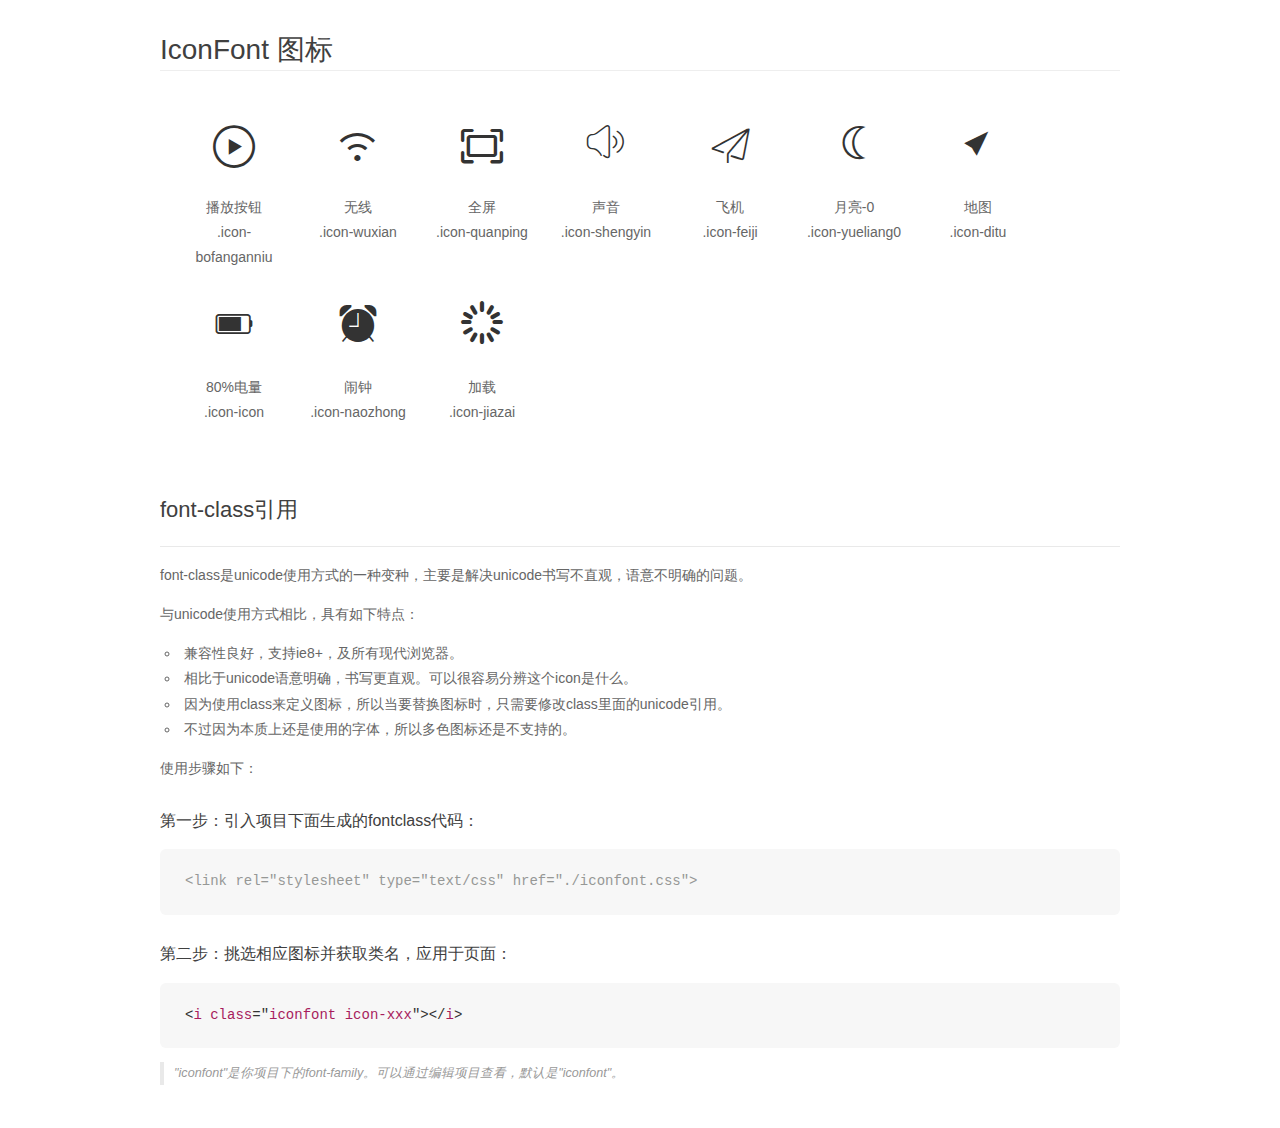
<file: css/font_sk43zf2ot9iicnmi/demo_fontclass.html>
<!DOCTYPE html>
<html>
<head>
    <meta charset="utf-8"/>
    <title>IconFont</title>
    <link rel="stylesheet" href="demo.css">
    <link rel="stylesheet" href="iconfont.css">
</head>
<body>
    <div class="main markdown">
        <h1>IconFont 图标</h1>
        <ul class="icon_lists clear">
            
                <li>
                <i class="icon iconfont icon-bofanganniu"></i>
                    <div class="name">播放按钮</div>
                    <div class="fontclass">.icon-bofanganniu</div>
                </li>
            
                <li>
                <i class="icon iconfont icon-wuxian"></i>
                    <div class="name">无线</div>
                    <div class="fontclass">.icon-wuxian</div>
                </li>
            
                <li>
                <i class="icon iconfont icon-quanping"></i>
                    <div class="name">全屏</div>
                    <div class="fontclass">.icon-quanping</div>
                </li>
            
                <li>
                <i class="icon iconfont icon-shengyin"></i>
                    <div class="name">声音</div>
                    <div class="fontclass">.icon-shengyin</div>
                </li>
            
                <li>
                <i class="icon iconfont icon-feiji"></i>
                    <div class="name">飞机</div>
                    <div class="fontclass">.icon-feiji</div>
                </li>
            
                <li>
                <i class="icon iconfont icon-yueliang0"></i>
                    <div class="name">月亮-0</div>
                    <div class="fontclass">.icon-yueliang0</div>
                </li>
            
                <li>
                <i class="icon iconfont icon-ditu"></i>
                    <div class="name">地图</div>
                    <div class="fontclass">.icon-ditu</div>
                </li>
            
                <li>
                <i class="icon iconfont icon-icon"></i>
                    <div class="name">80%电量</div>
                    <div class="fontclass">.icon-icon</div>
                </li>
            
                <li>
                <i class="icon iconfont icon-naozhong"></i>
                    <div class="name">闹钟</div>
                    <div class="fontclass">.icon-naozhong</div>
                </li>
            
                <li>
                <i class="icon iconfont icon-jiazai"></i>
                    <div class="name">加载</div>
                    <div class="fontclass">.icon-jiazai</div>
                </li>
            
        </ul>

        <h2 id="font-class-">font-class引用</h2>
        <hr>

        <p>font-class是unicode使用方式的一种变种，主要是解决unicode书写不直观，语意不明确的问题。</p>
        <p>与unicode使用方式相比，具有如下特点：</p>
        <ul>
        <li>兼容性良好，支持ie8+，及所有现代浏览器。</li>
        <li>相比于unicode语意明确，书写更直观。可以很容易分辨这个icon是什么。</li>
        <li>因为使用class来定义图标，所以当要替换图标时，只需要修改class里面的unicode引用。</li>
        <li>不过因为本质上还是使用的字体，所以多色图标还是不支持的。</li>
        </ul>
        <p>使用步骤如下：</p>
        <h3 id="-fontclass-">第一步：引入项目下面生成的fontclass代码：</h3>


        <pre><code class="lang-js hljs javascript"><span class="hljs-comment">&lt;link rel="stylesheet" type="text/css" href="./iconfont.css"&gt;</span></code></pre>
        <h3 id="-">第二步：挑选相应图标并获取类名，应用于页面：</h3>
        <pre><code class="lang-css hljs">&lt;<span class="hljs-selector-tag">i</span> <span class="hljs-selector-tag">class</span>="<span class="hljs-selector-tag">iconfont</span> <span class="hljs-selector-tag">icon-xxx</span>"&gt;&lt;/<span class="hljs-selector-tag">i</span>&gt;</code></pre>
        <blockquote>
        <p>"iconfont"是你项目下的font-family。可以通过编辑项目查看，默认是"iconfont"。</p>
        </blockquote>
    </div>
</body>
</html>
</file>
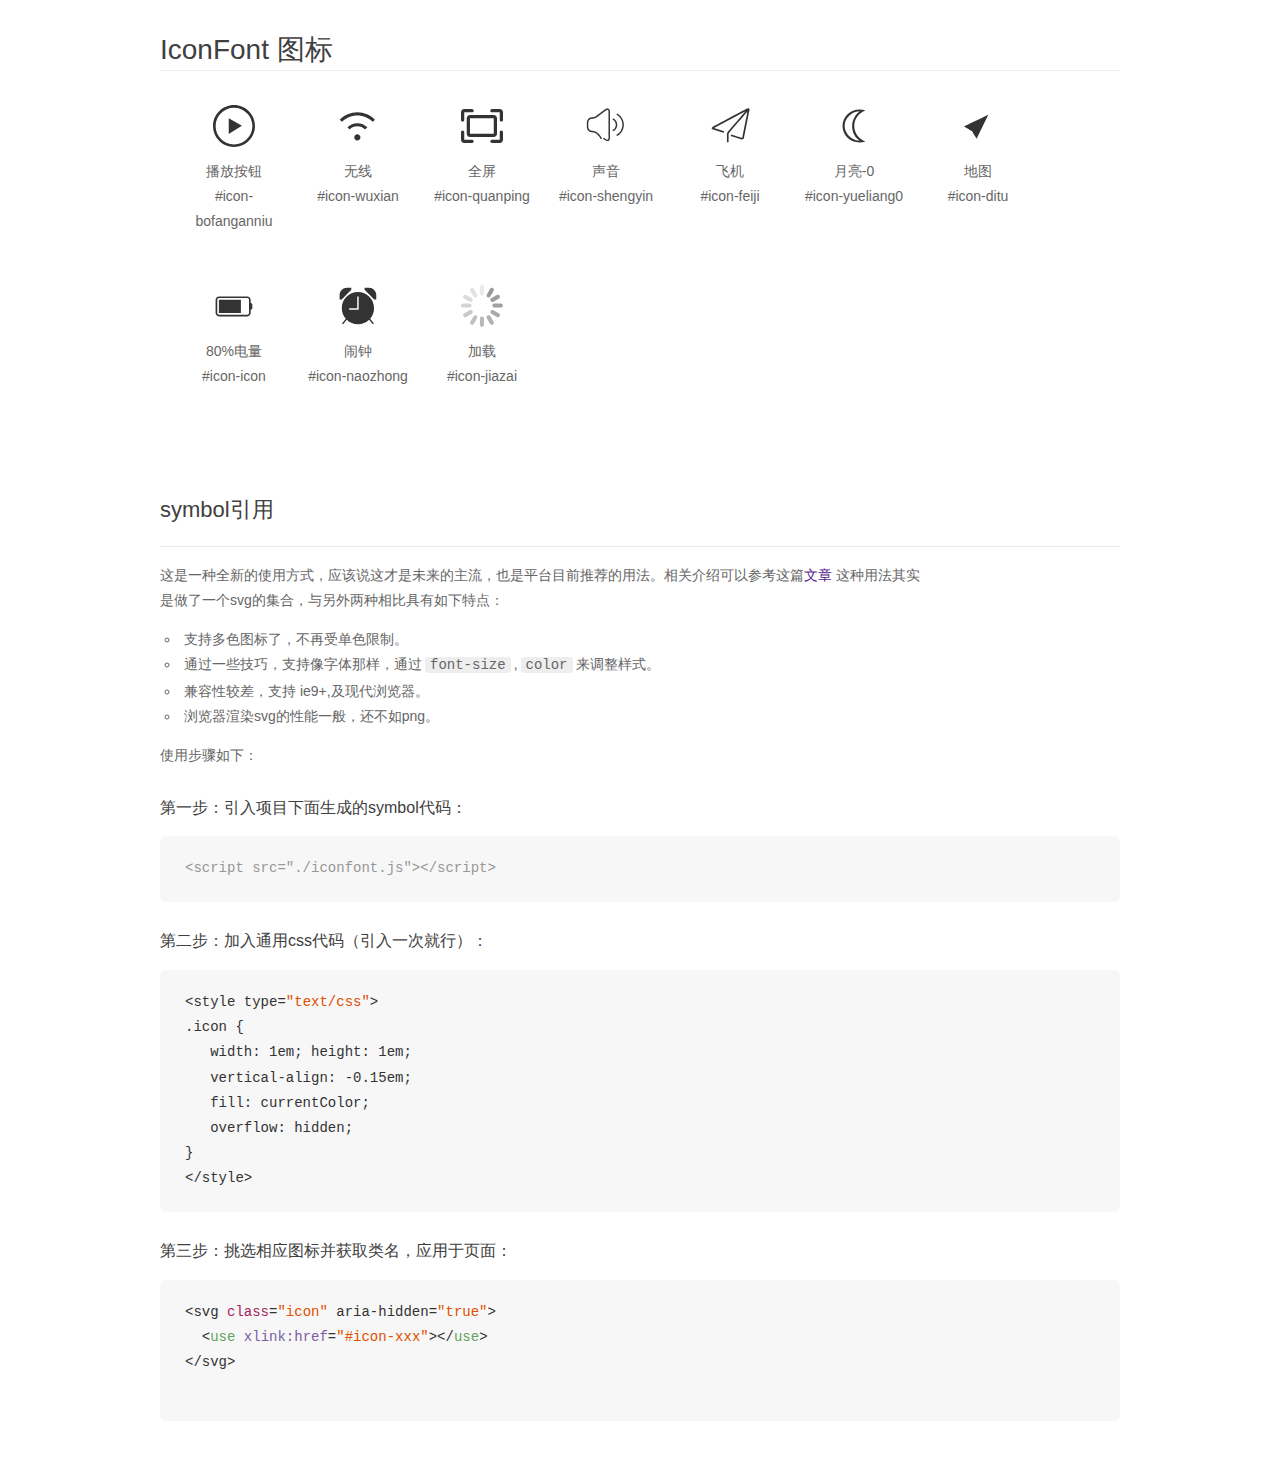
<file: css/font_sk43zf2ot9iicnmi/demo_symbol.html>
<!DOCTYPE html>
<html>
<head>
    <meta charset="utf-8"/>
    <title>IconFont</title>
    <link rel="stylesheet" href="demo.css">
    <script src="iconfont.js"></script>

    <style type="text/css">
        .icon {
          /* 通过设置 font-size 来改变图标大小 */
          width: 1em; height: 1em;
          /* 图标和文字相邻时，垂直对齐 */
          vertical-align: -0.15em;
          /* 通过设置 color 来改变 SVG 的颜色/fill */
          fill: currentColor;
          /* path 和 stroke 溢出 viewBox 部分在 IE 下会显示
             normalize.css 中也包含这行 */
          overflow: hidden;
        }

    </style>
</head>
<body>
    <div class="main markdown">
        <h1>IconFont 图标</h1>
        <ul class="icon_lists clear">
            
                <li>
                    <svg class="icon" aria-hidden="true">
                        <use xlink:href="#icon-bofanganniu"></use>
                    </svg>
                    <div class="name">播放按钮</div>
                    <div class="fontclass">#icon-bofanganniu</div>
                </li>
            
                <li>
                    <svg class="icon" aria-hidden="true">
                        <use xlink:href="#icon-wuxian"></use>
                    </svg>
                    <div class="name">无线</div>
                    <div class="fontclass">#icon-wuxian</div>
                </li>
            
                <li>
                    <svg class="icon" aria-hidden="true">
                        <use xlink:href="#icon-quanping"></use>
                    </svg>
                    <div class="name">全屏</div>
                    <div class="fontclass">#icon-quanping</div>
                </li>
            
                <li>
                    <svg class="icon" aria-hidden="true">
                        <use xlink:href="#icon-shengyin"></use>
                    </svg>
                    <div class="name">声音</div>
                    <div class="fontclass">#icon-shengyin</div>
                </li>
            
                <li>
                    <svg class="icon" aria-hidden="true">
                        <use xlink:href="#icon-feiji"></use>
                    </svg>
                    <div class="name">飞机</div>
                    <div class="fontclass">#icon-feiji</div>
                </li>
            
                <li>
                    <svg class="icon" aria-hidden="true">
                        <use xlink:href="#icon-yueliang0"></use>
                    </svg>
                    <div class="name">月亮-0</div>
                    <div class="fontclass">#icon-yueliang0</div>
                </li>
            
                <li>
                    <svg class="icon" aria-hidden="true">
                        <use xlink:href="#icon-ditu"></use>
                    </svg>
                    <div class="name">地图</div>
                    <div class="fontclass">#icon-ditu</div>
                </li>
            
                <li>
                    <svg class="icon" aria-hidden="true">
                        <use xlink:href="#icon-icon"></use>
                    </svg>
                    <div class="name">80%电量</div>
                    <div class="fontclass">#icon-icon</div>
                </li>
            
                <li>
                    <svg class="icon" aria-hidden="true">
                        <use xlink:href="#icon-naozhong"></use>
                    </svg>
                    <div class="name">闹钟</div>
                    <div class="fontclass">#icon-naozhong</div>
                </li>
            
                <li>
                    <svg class="icon" aria-hidden="true">
                        <use xlink:href="#icon-jiazai"></use>
                    </svg>
                    <div class="name">加载</div>
                    <div class="fontclass">#icon-jiazai</div>
                </li>
            
        </ul>


        <h2 id="symbol-">symbol引用</h2>
        <hr>

        <p>这是一种全新的使用方式，应该说这才是未来的主流，也是平台目前推荐的用法。相关介绍可以参考这篇<a href="">文章</a>
        这种用法其实是做了一个svg的集合，与另外两种相比具有如下特点：</p>
        <ul>
          <li>支持多色图标了，不再受单色限制。</li>
          <li>通过一些技巧，支持像字体那样，通过<code>font-size</code>,<code>color</code>来调整样式。</li>
          <li>兼容性较差，支持 ie9+,及现代浏览器。</li>
          <li>浏览器渲染svg的性能一般，还不如png。</li>
        </ul>
        <p>使用步骤如下：</p>
        <h3 id="-symbol-">第一步：引入项目下面生成的symbol代码：</h3>
        <pre><code class="lang-js hljs javascript"><span class="hljs-comment">&lt;script src="./iconfont.js"&gt;&lt;/script&gt;</span></code></pre>
        <h3 id="-css-">第二步：加入通用css代码（引入一次就行）：</h3>
        <pre><code class="lang-js hljs javascript">&lt;style type=<span class="hljs-string">"text/css"</span>&gt;
.icon {
   width: <span class="hljs-number">1</span>em; height: <span class="hljs-number">1</span>em;
   vertical-align: <span class="hljs-number">-0.15</span>em;
   fill: currentColor;
   overflow: hidden;
}
&lt;<span class="hljs-regexp">/style&gt;</span></code></pre>
        <h3 id="-">第三步：挑选相应图标并获取类名，应用于页面：</h3>
        <pre><code class="lang-js hljs javascript">&lt;svg <span class="hljs-class"><span class="hljs-keyword">class</span></span>=<span class="hljs-string">"icon"</span> aria-hidden=<span class="hljs-string">"true"</span>&gt;<span class="xml"><span class="hljs-tag">
  &lt;<span class="hljs-name">use</span> <span class="hljs-attr">xlink:href</span>=<span class="hljs-string">"#icon-xxx"</span>&gt;</span><span class="hljs-tag">&lt;/<span class="hljs-name">use</span>&gt;</span>
</span>&lt;<span class="hljs-regexp">/svg&gt;
        </span></code></pre>
    </div>
</body>
</html>
</file>
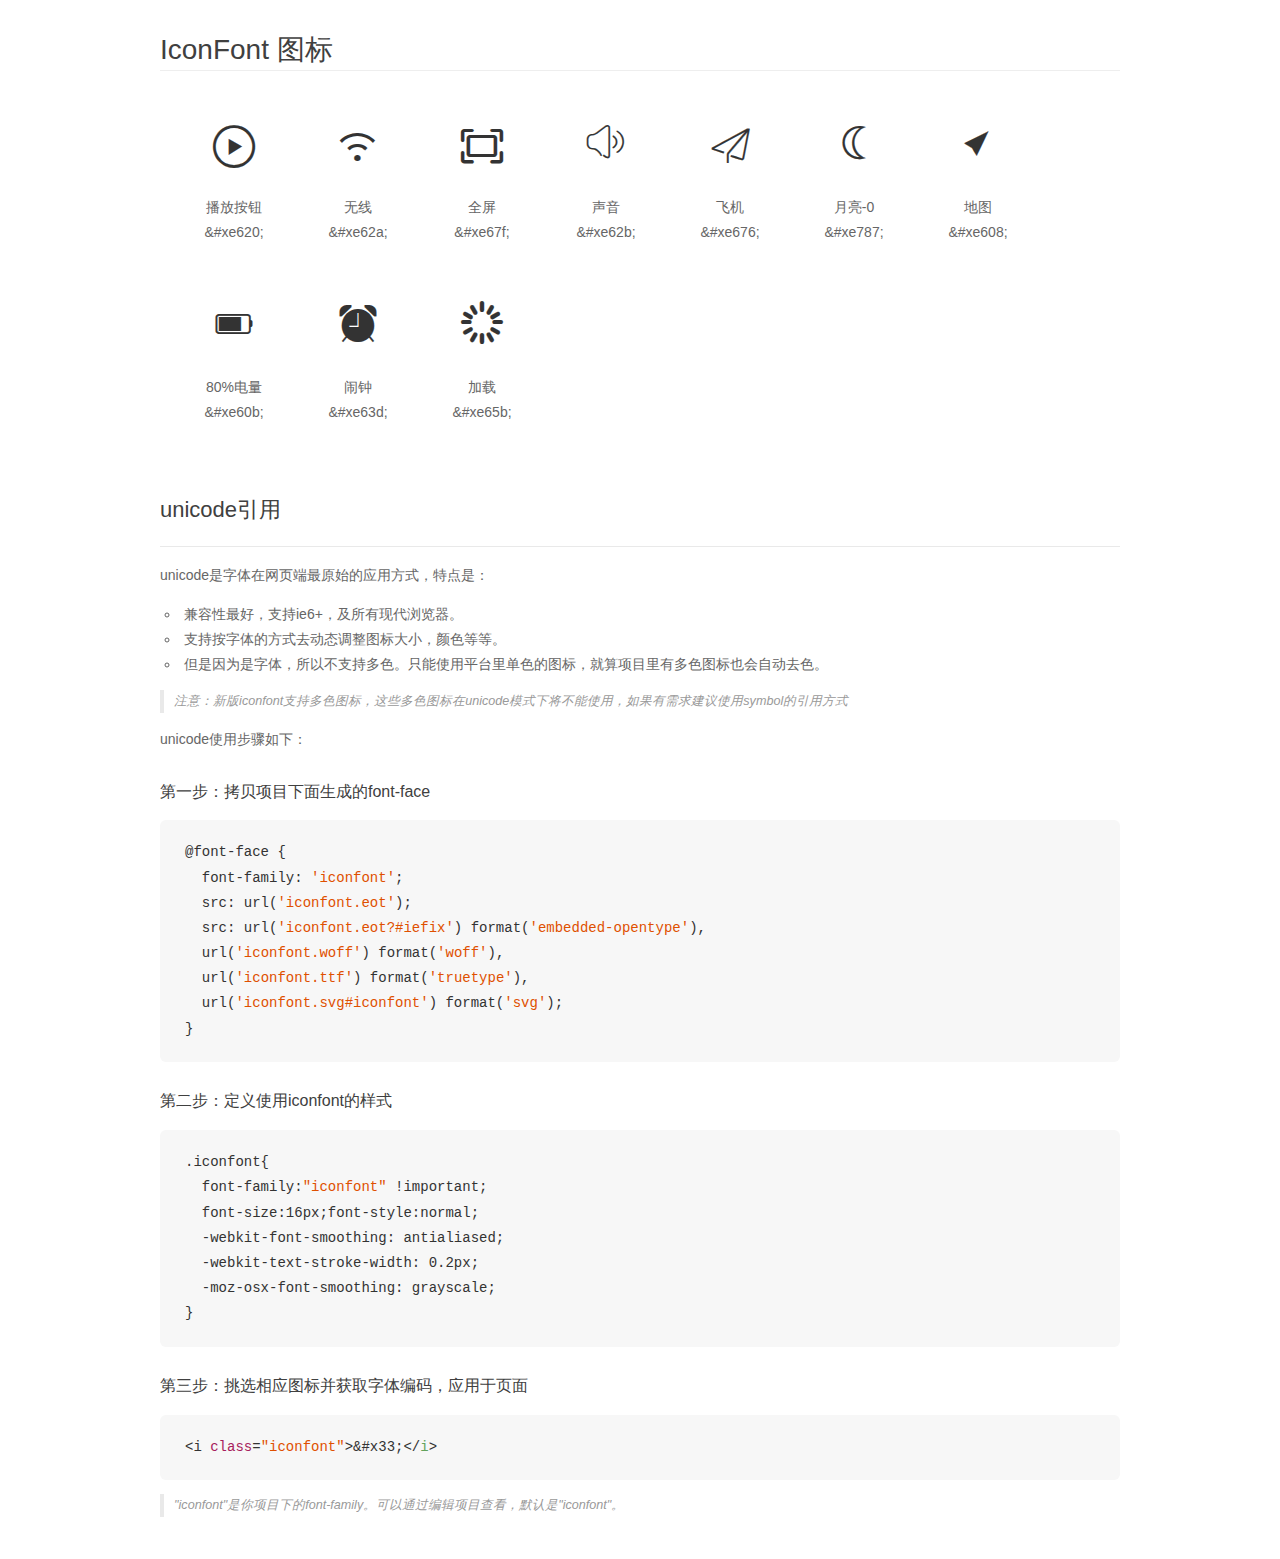
<file: css/font_sk43zf2ot9iicnmi/demo_unicode.html>
<!DOCTYPE html>
<html>
<head>
    <meta charset="utf-8"/>
    <title>IconFont</title>
    <link rel="stylesheet" href="demo.css">

    <style type="text/css">

        @font-face {font-family: "iconfont";
          src: url('iconfont.eot'); /* IE9*/
          src: url('iconfont.eot#iefix') format('embedded-opentype'), /* IE6-IE8 */
          url('iconfont.woff') format('woff'), /* chrome, firefox */
          url('iconfont.ttf') format('truetype'), /* chrome, firefox, opera, Safari, Android, iOS 4.2+*/
          url('iconfont.svg#iconfont') format('svg'); /* iOS 4.1- */
        }

        .iconfont {
          font-family:"iconfont" !important;
          font-size:16px;
          font-style:normal;
          -webkit-font-smoothing: antialiased;
          -webkit-text-stroke-width: 0.2px;
          -moz-osx-font-smoothing: grayscale;
        }

    </style>
</head>
<body>
    <div class="main markdown">
        <h1>IconFont 图标</h1>
        <ul class="icon_lists clear">
            
                <li>
                <i class="icon iconfont">&#xe620;</i>
                    <div class="name">播放按钮</div>
                    <div class="code">&amp;#xe620;</div>
                </li>
            
                <li>
                <i class="icon iconfont">&#xe62a;</i>
                    <div class="name">无线</div>
                    <div class="code">&amp;#xe62a;</div>
                </li>
            
                <li>
                <i class="icon iconfont">&#xe67f;</i>
                    <div class="name">全屏</div>
                    <div class="code">&amp;#xe67f;</div>
                </li>
            
                <li>
                <i class="icon iconfont">&#xe62b;</i>
                    <div class="name">声音</div>
                    <div class="code">&amp;#xe62b;</div>
                </li>
            
                <li>
                <i class="icon iconfont">&#xe676;</i>
                    <div class="name">飞机</div>
                    <div class="code">&amp;#xe676;</div>
                </li>
            
                <li>
                <i class="icon iconfont">&#xe787;</i>
                    <div class="name">月亮-0</div>
                    <div class="code">&amp;#xe787;</div>
                </li>
            
                <li>
                <i class="icon iconfont">&#xe608;</i>
                    <div class="name">地图</div>
                    <div class="code">&amp;#xe608;</div>
                </li>
            
                <li>
                <i class="icon iconfont">&#xe60b;</i>
                    <div class="name">80%电量</div>
                    <div class="code">&amp;#xe60b;</div>
                </li>
            
                <li>
                <i class="icon iconfont">&#xe63d;</i>
                    <div class="name">闹钟</div>
                    <div class="code">&amp;#xe63d;</div>
                </li>
            
                <li>
                <i class="icon iconfont">&#xe65b;</i>
                    <div class="name">加载</div>
                    <div class="code">&amp;#xe65b;</div>
                </li>
            
        </ul>
        <h2 id="unicode-">unicode引用</h2>
        <hr>

        <p>unicode是字体在网页端最原始的应用方式，特点是：</p>
        <ul>
        <li>兼容性最好，支持ie6+，及所有现代浏览器。</li>
        <li>支持按字体的方式去动态调整图标大小，颜色等等。</li>
        <li>但是因为是字体，所以不支持多色。只能使用平台里单色的图标，就算项目里有多色图标也会自动去色。</li>
        </ul>
        <blockquote>
        <p>注意：新版iconfont支持多色图标，这些多色图标在unicode模式下将不能使用，如果有需求建议使用symbol的引用方式</p>
        </blockquote>
        <p>unicode使用步骤如下：</p>
        <h3 id="-font-face">第一步：拷贝项目下面生成的font-face</h3>
        <pre><code class="lang-js hljs javascript">@font-face {
  font-family: <span class="hljs-string">'iconfont'</span>;
  src: url(<span class="hljs-string">'iconfont.eot'</span>);
  src: url(<span class="hljs-string">'iconfont.eot?#iefix'</span>) format(<span class="hljs-string">'embedded-opentype'</span>),
  url(<span class="hljs-string">'iconfont.woff'</span>) format(<span class="hljs-string">'woff'</span>),
  url(<span class="hljs-string">'iconfont.ttf'</span>) format(<span class="hljs-string">'truetype'</span>),
  url(<span class="hljs-string">'iconfont.svg#iconfont'</span>) format(<span class="hljs-string">'svg'</span>);
}
</code></pre>
        <h3 id="-iconfont-">第二步：定义使用iconfont的样式</h3>
        <pre><code class="lang-js hljs javascript">.iconfont{
  font-family:<span class="hljs-string">"iconfont"</span> !important;
  font-size:<span class="hljs-number">16</span>px;font-style:normal;
  -webkit-font-smoothing: antialiased;
  -webkit-text-stroke-width: <span class="hljs-number">0.2</span>px;
  -moz-osx-font-smoothing: grayscale;
}
</code></pre>
        <h3 id="-">第三步：挑选相应图标并获取字体编码，应用于页面</h3>
        <pre><code class="lang-js hljs javascript">&lt;i <span class="hljs-class"><span class="hljs-keyword">class</span></span>=<span class="hljs-string">"iconfont"</span>&gt;&amp;#x33;<span class="xml"><span class="hljs-tag">&lt;/<span class="hljs-name">i</span>&gt;</span></span></code></pre>

        <blockquote>
        <p>"iconfont"是你项目下的font-family。可以通过编辑项目查看，默认是"iconfont"。</p>
        </blockquote>
    </div>


</body>
</html>
</file>
<file: css/index.css>
a{
    text-decoration: none;
}
img,input{
    border: 0;
}
body,ul,li,ol,dl,dt,dd,input,form,p,pre,h1,h2,h3,h4,h5,h6,dl,dt,dd,hr,span{
    margin: 0;
    padding: 0;

}
ul,li{
    list-style: none;
}
.fb{
    width: 100%;
    height: 100px;
}
body{
    font-family:"Helvetica";
    background: #F4F4F4;
}
/*头部*/
header{
    width: 100%;
    height: 58px;
    background: #282828;
}
.close{
    display: block;
    float: left;
    width: 11%;
    height: 54px;
    padding: 2px 2px;
    /*background: red;*/
}
.close img{
    display: block;
    /*background: blue;*/
    width: 19px;
    height: 19px;
    padding: 42% 26%;
}
.logo{
    width: 15%;
    height: 100%;
    /*padding: 2px 2px;*/
    /*background: #31b0ff;*/
    float: left;
}
.logo img{
    display: block;
    width: 86%;
    height:80%;
    padding: 8% 2%;
    /*background: #ffe0a7;*/
    float: left;
}
.load{
    width: 45%;
    height: 100%;
    /*padding: 2% 2%;*/
    /*background: #54ff4e;*/
    float: left;
}
.load p{
    font-size: 11px;
    color: #fff;

}
.load p:first-child{
    padding-top:15px;
}
.load p:last-child span{
    color: #DBC330;
}
.lingqu{
    float: right;
    width: 25%;
    height: 78%;
    background: #56B431;
    margin: 6px 4px;
    border-radius: 3px;
    text-align: center;
    /*line-height: 80%;*/
}
.lingqu a{
    width: 80%;
    height: 80%;
    color: #ffffff;
    font-size: 13px;
    margin: 16px 10px;
    display: block;font-weight: bold;
}
/*搜索*/
.search{
    width: 100%;
    height: 43px;
    border-bottom:1px solid #DDDDDD;
    background: #F7F7F7;
    padding-top: 7px;
}
.search input{
    width: 96%;
    height: 34px;
    margin: 0 auto;
    display: block;
    border: 1px solid #E8E8E8;
    border-radius: 3px;
}
/*360手机*/
.tubiao{
    width: 100%;
    height: 121px;
    border-bottom: 1px solid #EAEAEA;
    background: #fff;
}
.tb{
    width: 25%;
    height: 85px;
    /*background: red;*/
    float: left;
    text-align: center;
    margin: 16px auto;
}
.tb img{
    display: block;
    width: 60px;
    height: 60px;
    margin: 0 auto;

}
.tb span{
    color: #666666;
    font-size: 14px;
}
/*智能头条*/
.zhineng{
    width: 100%;
    height: 45px;
    background: #fff;
    margin-bottom: 12px;
}
.toutiao{
    width: 26%;
    height: 20px;
    border-right:1px solid #E1E1E1;
    line-height: 20px;
    margin-top: 15px;
    float: left;
}
.toutiao img{
    display: block;
    width: 76px;
    height: 20px;
    margin:0 auto;
}
/*掌上抢*/
.qiang-box{
    width: 100%;
    height:233px;
    background: #fff;
}
.q-top{
    width: 100%;
    height:46px;
    border-bottom: 1px solid #EAEAEA;
}
.q-top span{
    display: block;
    float: left;
    color: #FF5555;
    font-size: 14px;
    padding: 15px 19px;
}
.q-top span:last-child{
    display: block;
    float: right;
    color: #222222;
    font-size: 14px;
    padding: 16px 19px;
}
.q-bottom{
    width: 100%;
    height:174px;
    border-bottom: 1px solid #EAEAEA;
    padding-top: 12px;
}
.btm-box{
    width: 100%;
    height: 162px;
}
.pa{
    width: 33.3%;
    height: 162px;
    float: left;
}
.pa:nth-child(2){
    border-right: 1px solid #F1F1F1;
    border-left: 1px solid #F1F1F1;
    box-sizing: border-box;
}
.pa img{
    width: 90%;
    height: 114px;padding: 0 7px;
    margin-bottom: 5px;
}
.pa p:nth-child(2){
    font-size: 13px;
    padding: 0 5px;
    color: #555555;
    text-align: center;
    margin-bottom: 6px;
    white-space:nowrap;
    overflow: hidden;
    text-overflow: ellipsis;
}
.pa p:nth-child(3){
    font-size: 13px;
    color: #FF6262;
    text-align: center;
}
.pa p:nth-child(3) span{
    font-size: 11px;
    color: #AAAAAA;
    text-decoration:line-through;
}
/*明星单品*/
.mingxindp{
    width: 100%;
    height: 42px;
    text-align: center;
    line-height: 42px;
    border-bottom: 1px solid #CCCCCC;
}
.mingxindp em{
    color: #CCCCCC;
    font-size: 14px;
}
.mingxindp span{
    color: #666666;
    font-size: 14px;
}
/*大电池*/
.star{
    width: 100%;
    height: 278px;
    border-bottom: 1px solid #EAEAEA;
    background: #fff;
}
.phone{
    width: 50%;
    height: 278px;
    float: left;
    border-right: 1px solid #F1F1F1;
    box-sizing: border-box;

}
.ah{
    width: 60%;
    height: 28px;
    border: 1px solid #E1E1E1;
    margin: 0 auto;
    border-radius: 15px;
    text-align: center;
    line-height: 28px;
    margin-top: 20px;
    font-size: 10px;
}
.ah img{
    width: 20px;
    height: 20px;
    /*padding-top: 3px;*/
    vertical-align: middle;
}
.phone-tu{
    width: 60%;
    height: 163px;
    padding: 15%;
}
.phone-tu img{
    height: 134px;
}
.zhonglei{
    color: #555555;
    text-align: center;
    font-size: 13px;
    margin-bottom:10px;
}
.money{
    color: #FF5555;
    text-align: center;
    font-size: 13px;
}
.money span:first-child{
    color: #AAAAAA;
    text-align: center;
    font-size: 10px;
    text-decoration: line-through;
}
.money span:last-child{
    display: block;
    float: right;
    margin-right: 30px;
    color: #fff;
    background: #FF6666;
    text-align: center;
    font-size: 10px;
}
.jiqiren{
    width: 50%;
    height: 250px;
    float: right;
    box-sizing: border-box;
}
/*新品上市*/
.big-box{
    width: 100%;
    height: auto;
    margin-bottom: 12px;
    position: relative;
}
.new1{
    width: 100%;
    height: 212px;

}
.new1 img{
    width: 100%;
    height: 212px;
}
/*.kuai{*/
    /*width: 70px;*/
    /*height: 32px;*/
    /*border-radius: 15px;*/
    /*background: rgba(0,0,0,0.4);*/
    /*position: absolute;*/
    /*right: -10px;*/
    /*bottom: 24px;*/
    /*color: #fff;*/
    /*font-size: 14px;line-height: 32px;*/
    /*text-align: center;*/
/*}*/
.newzi{
    width: 100%;
    height:75px;
    background: #fff;
    /*margin-bottom:12px ;*/
}
.newzi p:nth-child(1){
    font-size: 14px;
    color: #222222;
    padding: 8px 20px;
}
.newzi p:nth-child(2){
    font-size: 12px;
    color: #999999;
    padding: 5px 20px;
    white-space: nowrap;
    overflow: hidden;
    text-overflow: ellipsis;
}
/*手机*/
.shouji2{
    width: 100%;
    height: 270px;
    border-bottom: 1px solid #EAEAEA;
    background: #fff;
}
.shouji{
    width: 50%;
    height: 270px;
    box-sizing: border-box;
    float: left;
}
.shouji span:last-child{
    color: #FF5555;
    font-size: 14px;
    padding-left: 10px;
}
.shouji1{
    width: 50%;
    height: 270px;
    box-sizing: border-box;
    float: right;
}
.shouji1{
    border-left: 1px solid #EAEAEA;
}
.cptu{
    width: 164px;
    height: 164px;
    margin-top: 20px;
}
.cptu img{
    display: block;
    height: 164px;
    padding: 0 10px;
}
.yi{
    display: block;
    height: 20px;
    font-size: 12px;
    color: #555555;
    margin-top: 10px;
    padding-left: 10px;
    white-space: nowrap;
    text-overflow: ellipsis;
    overflow: hidden;
}
.er{
    display: block;
    height: 20px;
    font-size: 12px;
    color: #999999;
    padding-left: 10px;
    white-space: nowrap;
    text-overflow: ellipsis;
    overflow: hidden;
}
.san{
    display: block;
    height: 20px;
    font-size: 14px;
    float: left;
    padding-left: 10px;
    color: #FF5555;
}
.san span:first-child{
    font-size: 12px;
    color: #AAAAAA;
    text-decoration: line-through;
    margin-right: 25px;
}
.san span:last-child{
    display: block;
    height: 16px;
    background: #F66262;
    float: right;
    color: #fff;
    padding:0 6px;
    text-align: center;
    line-height: 16px;
    font-size: 12px;
    border-radius: 2px;
}
.shouji1 .liwai{
    border-right: 0;
}
/*footer*/
.footer{
    width: 100%;
    height: 95px;
    box-sizing: border-box;
}
.f1{
    width: 33.3%;
    height: 61px;
    margin-top: 17px;
    float: left;
    box-sizing: border-box;
}
.f1:nth-child(2){
    border-right: 1px solid #D6D6D6;
    border-left: 1px solid #D6D6D6;
}
.yuan{
    width: 40px;
    height: 40px;
    border: 1px solid #AAAAAA;
    border-radius: 50%;
    margin: 0 auto;
    text-align: center;
    line-height: 40px;
    color: #666666;
}
.f1 p{
    font-size: 13px;
    text-align: center;
    color: #666666;
}
.rexian{
    width: 100%;
    height: 38px;
    border-left: 1px solid #D6D6D6;
    border-right: 1px solid #D6D6D6;
    text-align: center;
    line-height: 38px;
}
.rexian span{
    font-size: 14px;
    color: #AFA8AC;
}

/*banner*/
.swiper-container-horizontal{
    width: 100%;
    height: 178px!important;
}
.swiper-wrapper{
    width: 100%;
    height: 178px;
}
.swiper-container{
    width: 100%;
    height: 178px;
}
.swiper-slide{
    width: 100%;
    height: 178px;
}

/*tianmao*/
.jiarong{
    width: 260px;
    height: 16px;
    margin: 0 auto;
    position: relative;
    overflow: hidden;
    float: right;
    margin-top: 15px;

}
.jiarongli{
    width:260px;
    height: 48px;
    overflow: hidden;
    position: absolute;

}
.yunfu{
    width: 260px;
    height: 16px;
    float: left;
    text-align: center;
    line-height: 16px;
}
.bys{
    width: 260px;
    height: 16px;
    color: #666666;
    font-size:10px;
    overflow: hidden;
    text-overflow: ellipsis;
    white-space: nowrap;
}
.ts{
    border-right: 1px solid #EAEAEA;
}
</file>
<file: css/font_sk43zf2ot9iicnmi/iconfont.css>
@font-face {font-family: "iconfont";
  src: url('iconfont.eot?t=1484470148357'); /* IE9*/
  src: url('iconfont.eot?t=1484470148357#iefix') format('embedded-opentype'), /* IE6-IE8 */
  url('iconfont.woff?t=1484470148357') format('woff'), /* chrome, firefox */
  url('iconfont.ttf?t=1484470148357') format('truetype'), /* chrome, firefox, opera, Safari, Android, iOS 4.2+*/
  url('iconfont.svg?t=1484470148357#iconfont') format('svg'); /* iOS 4.1- */
}

.iconfont {
  font-family:"iconfont" !important;
  font-size:16px;
  font-style:normal;
  -webkit-font-smoothing: antialiased;
  -moz-osx-font-smoothing: grayscale;
}

.icon-bofanganniu:before { content: "\e620"; }

.icon-wuxian:before { content: "\e62a"; }

.icon-quanping:before { content: "\e67f"; }

.icon-shengyin:before { content: "\e62b"; }

.icon-feiji:before { content: "\e676"; }

.icon-yueliang0:before { content: "\e787"; }

.icon-ditu:before { content: "\e608"; }

.icon-icon:before { content: "\e60b"; }

.icon-naozhong:before { content: "\e63d"; }

.icon-jiazai:before { content: "\e65b"; }
</file>
<file: css/font_sk43zf2ot9iicnmi/demo.css>
*{margin: 0;padding: 0;list-style: none;}
/*
KISSY CSS Reset
理念：1. reset 的目的不是清除浏览器的默认样式，这仅是部分工作。清除和重置是紧密不可分的。
2. reset 的目的不是让默认样式在所有浏览器下一致，而是减少默认样式有可能带来的问题。
3. reset 期望提供一套普适通用的基础样式。但没有银弹，推荐根据具体需求，裁剪和修改后再使用。
特色：1. 适应中文；2. 基于最新主流浏览器。
维护：玉伯<lifesinger@gmail.com>, 正淳<ragecarrier@gmail.com>
 */

/** 清除内外边距 **/
body, h1, h2, h3, h4, h5, h6, hr, p, blockquote, /* structural elements 结构元素 */
dl, dt, dd, ul, ol, li, /* list elements 列表元素 */
pre, /* text formatting elements 文本格式元素 */
form, fieldset, legend, button, input, textarea, /* form elements 表单元素 */
th, td /* table elements 表格元素 */ {
  margin: 0;
  padding: 0;
}

/** 设置默认字体 **/
body,
button, input, select, textarea /* for ie */ {
  font: 12px/1.5 tahoma, arial, \5b8b\4f53, sans-serif;
}
h1, h2, h3, h4, h5, h6 { font-size: 100%; }
address, cite, dfn, em, var { font-style: normal; } /* 将斜体扶正 */
code, kbd, pre, samp { font-family: courier new, courier, monospace; } /* 统一等宽字体 */
small { font-size: 12px; } /* 小于 12px 的中文很难阅读，让 small 正常化 */

/** 重置列表元素 **/
ul, ol { list-style: none; }

/** 重置文本格式元素 **/
a { text-decoration: none; }
a:hover { text-decoration: underline; }


/** 重置表单元素 **/
legend { color: #000; } /* for ie6 */
fieldset, img { border: 0; } /* img 搭车：让链接里的 img 无边框 */
button, input, select, textarea { font-size: 100%; } /* 使得表单元素在 ie 下能继承字体大小 */
/* 注：optgroup 无法扶正 */

/** 重置表格元素 **/
table { border-collapse: collapse; border-spacing: 0; }

/* 清除浮动 */
.ks-clear:after, .clear:after {
  content: '\20';
  display: block;
  height: 0;
  clear: both;
}
.ks-clear, .clear {
  *zoom: 1;
}

.main {
  padding: 30px 100px;
width: 960px;
margin: 0 auto;
}
.main h1{font-size:36px; color:#333; text-align:left;margin-bottom:30px; border-bottom: 1px solid #eee;}

.helps{margin-top:40px;}
.helps pre{
  padding:20px;
  margin:10px 0;
  border:solid 1px #e7e1cd;
  background-color: #fffdef;
  overflow: auto;
}

.icon_lists{
  width: 100% !important;

}

.icon_lists li{
  float:left;
  width: 100px;
  height:180px;
  text-align: center;
  list-style: none !important;
}
.icon_lists .icon{
  font-size: 42px;
  line-height: 100px;
  margin: 10px 0;
  color:#333;
  -webkit-transition: font-size 0.25s ease-out 0s;
  -moz-transition: font-size 0.25s ease-out 0s;
  transition: font-size 0.25s ease-out 0s;

}
.icon_lists .icon:hover{
  font-size: 100px;
}



.markdown {
  color: #666;
  font-size: 14px;
  line-height: 1.8;
}

.highlight {
  line-height: 1.5;
}

.markdown img {
  vertical-align: middle;
  max-width: 100%;
}

.markdown h1 {
  color: #404040;
  font-weight: 500;
  line-height: 40px;
  margin-bottom: 24px;
}

.markdown h2,
.markdown h3,
.markdown h4,
.markdown h5,
.markdown h6 {
  color: #404040;
  margin: 1.6em 0 0.6em 0;
  font-weight: 500;
  clear: both;
}

.markdown h1 {
  font-size: 28px;
}

.markdown h2 {
  font-size: 22px;
}

.markdown h3 {
  font-size: 16px;
}

.markdown h4 {
  font-size: 14px;
}

.markdown h5 {
  font-size: 12px;
}

.markdown h6 {
  font-size: 12px;
}

.markdown hr {
  height: 1px;
  border: 0;
  background: #e9e9e9;
  margin: 16px 0;
  clear: both;
}

.markdown p,
.markdown pre {
  margin: 1em 0;
}

.markdown > p,
.markdown > blockquote,
.markdown > .highlight,
.markdown > ol,
.markdown > ul {
  width: 80%;
}

.markdown ul > li {
  list-style: circle;
}

.markdown > ul li,
.markdown blockquote ul > li {
  margin-left: 20px;
  padding-left: 4px;
}

.markdown > ul li p,
.markdown > ol li p {
  margin: 0.6em 0;
}

.markdown ol > li {
  list-style: decimal;
}

.markdown > ol li,
.markdown blockquote ol > li {
  margin-left: 20px;
  padding-left: 4px;
}

.markdown code {
  margin: 0 3px;
  padding: 0 5px;
  background: #eee;
  border-radius: 3px;
}

.markdown pre {
  border-radius: 6px;
  background: #f7f7f7;
  padding: 20px;
}

.markdown pre code {
  border: none;
  background: #f7f7f7;
  margin: 0;
}

.markdown strong,
.markdown b {
  font-weight: 600;
}

.markdown > table {
  border-collapse: collapse;
  border-spacing: 0px;
  empty-cells: show;
  border: 1px solid #e9e9e9;
  width: 95%;
  margin-bottom: 24px;
}

.markdown > table th {
  white-space: nowrap;
  color: #333;
  font-weight: 600;

}

.markdown > table th,
.markdown > table td {
  border: 1px solid #e9e9e9;
  padding: 8px 16px;
  text-align: left;
}

.markdown > table th {
  background: #F7F7F7;
}

.markdown blockquote {
  font-size: 90%;
  color: #999;
  border-left: 4px solid #e9e9e9;
  padding-left: 0.8em;
  margin: 1em 0;
  font-style: italic;
}

.markdown blockquote p {
  margin: 0;
}

.markdown .anchor {
  opacity: 0;
  transition: opacity 0.3s ease;
  margin-left: 8px;
}

.markdown .waiting {
  color: #ccc;
}

.markdown h1:hover .anchor,
.markdown h2:hover .anchor,
.markdown h3:hover .anchor,
.markdown h4:hover .anchor,
.markdown h5:hover .anchor,
.markdown h6:hover .anchor {
  opacity: 1;
  display: inline-block;
}

.markdown > br,
.markdown > p > br {
  clear: both;
}


.hljs {
  display: block;
  background: white;
  padding: 0.5em;
  color: #333333;
  overflow-x: auto;
}

.hljs-comment,
.hljs-meta {
  color: #969896;
}

.hljs-string,
.hljs-variable,
.hljs-template-variable,
.hljs-strong,
.hljs-emphasis,
.hljs-quote {
  color: #df5000;
}

.hljs-keyword,
.hljs-selector-tag,
.hljs-type {
  color: #a71d5d;
}

.hljs-literal,
.hljs-symbol,
.hljs-bullet,
.hljs-attribute {
  color: #0086b3;
}

.hljs-section,
.hljs-name {
  color: #63a35c;
}

.hljs-tag {
  color: #333333;
}

.hljs-title,
.hljs-attr,
.hljs-selector-id,
.hljs-selector-class,
.hljs-selector-attr,
.hljs-selector-pseudo {
  color: #795da3;
}

.hljs-addition {
  color: #55a532;
  background-color: #eaffea;
}

.hljs-deletion {
  color: #bd2c00;
  background-color: #ffecec;
}

.hljs-link {
  text-decoration: underline;
}

pre{
  background: #fff;
}
</file>
